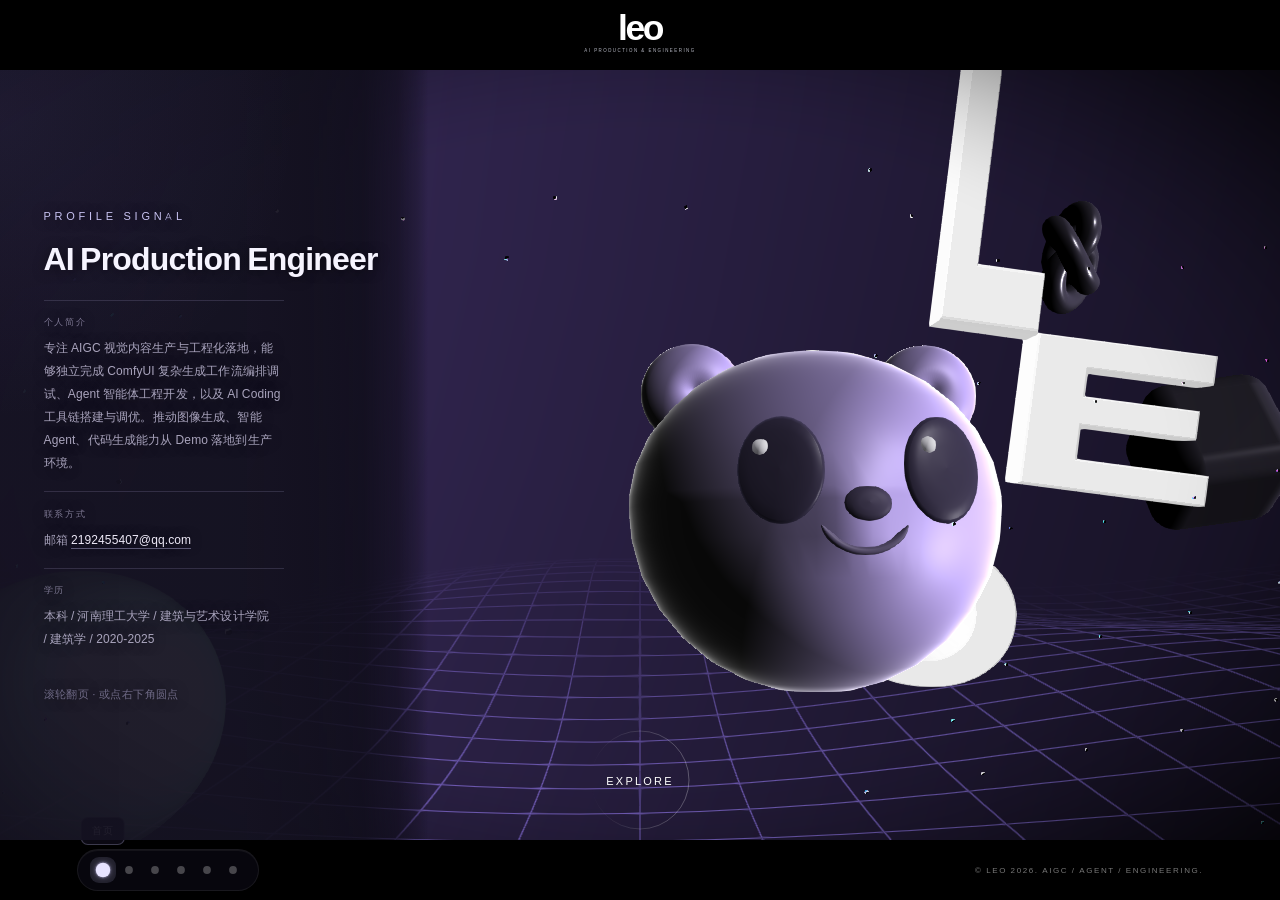
<file: index.html>
<!doctype html>
<html lang="zh-CN">
<head>
<meta charset="UTF-8">
<meta name="viewport" content="width=device-width, initial-scale=1.0">
<meta name="color-scheme" content="dark">
<title>Leo — AI Production Engineer</title>
<meta name="description" content="Leo 的个人作品集：AIGC 视觉生产、ComfyUI 工作流、Agent 智能体与 AI Coding 工具链。让 AI 能力从 Demo 稳定落地到生产。">
<link rel="icon" href="./icon.svg" type="image/svg+xml">
<link rel="stylesheet" href="./css/style.css?v=20261116-noblack">
<link rel="stylesheet" href="./css/gallery.css?v=20261116-loop2">
<link rel="stylesheet" href="./css/video-gallery.css?v=20261116-wfprompt3">
</head>
<body>
	<div class="content-wrapper">
		<div class="kora-loader" role="status" aria-label="Loading Leo">
			<div class="kora-loader-bunny" data-mascot="bear">
				<svg viewBox="0 0 120 120" width="128" height="128" aria-hidden="true">
					<!-- 外发光描边层 -->
					<g fill="#c8c3f2" stroke="#c8c3f2" stroke-width="6" stroke-linejoin="round">
						<circle cx="26" cy="35" r="14.5"/>
						<circle cx="94" cy="35" r="14.5"/>
						<ellipse cx="60" cy="68" rx="45" ry="36"/>
					</g>
					<!-- 黑色本体：盖住内部描边，只留外圈 -->
					<g fill="#050508">
						<circle cx="26" cy="35" r="14.5"/>
						<circle cx="94" cy="35" r="14.5"/>
						<ellipse cx="60" cy="68" rx="45" ry="36"/>
					</g>
					<!-- 熊猫黑眼圈 -->
					<g fill="#c8c3f2">
						<ellipse cx="41" cy="60" rx="13" ry="15.5" transform="rotate(-18 41 60)"/>
						<ellipse cx="79" cy="60" rx="13" ry="15.5" transform="rotate(18 79 60)"/>
					</g>
					<!-- 眼睛：瞳孔 + 高光 -->
					<g fill="#08080d">
						<ellipse cx="42.6" cy="61" rx="5.2" ry="6.2"/>
						<ellipse cx="77.4" cy="61" rx="5.2" ry="6.2"/>
					</g>
					<g fill="#fdfdff">
						<circle cx="40.4" cy="58.4" r="1.9"/>
						<circle cx="75.2" cy="58.4" r="1.9"/>
					</g>
					<!-- 鼻 + 微笑 -->
					<ellipse cx="60" cy="80" rx="6.2" ry="4.6" fill="#c8c3f2"/>
					<path d="M53 87c2.2 4.2 11.8 4.2 14 0" fill="none" stroke="#c8c3f2" stroke-width="2.6" stroke-linecap="round" opacity=".9"/>
				</svg>
			</div>
			<div class="kora-loader-shadow"></div>
		</div>
		<div class="content">
			<div class="header">
				<div class="header-logo"><svg viewBox="0 0 260 90" fill="none" xmlns="http://www.w3.org/2000/svg" role="img" aria-label="Leo — AI production portfolio"><text x="130" y="60" text-anchor="middle" fill="white" font-family="Arial, sans-serif" font-weight="700" font-size="72" letter-spacing="-5">leo</text><text x="130" y="83" text-anchor="middle" fill="#b9bbc6" font-family="Arial, sans-serif" font-size="9" letter-spacing="3">AI PRODUCTION &amp; ENGINEERING</text></svg>
				</div>
			</div>
			<div class="section-wrap" data-visible="false">
				<div class="scroll">
					<button class="scroll-btn">EXPLORE</button>
					<div class="scroll-fillCircle"></div>
					<svg
						class="scroll-circle"
						xmlns="http://www.w3.org/2000/svg"
						width="200"
						height="200"
						viewBox="0 0 200 200"
						fill="none"
						color="#fff"
						>
						<defs>
							<linearGradient id="spinner-gradient">
							<stop offset="0%" stop-opacity="0" stop-color="currentColor" />
							<stop offset="100%" stop-opacity="1" stop-color="currentColor" />
							</linearGradient>
						</defs>
						<circle
							cx="100"
							cy="100"
							r="98"
							fill="none"
							stroke="url(#spinner-gradient)"
							stroke-width="1.1"
							opacity=".5"
						/>
					</svg>
				</div>
				<canvas id="canvas"></canvas>
				<div class="subtitles">
				</div>
				<div class="section section1">
					<aside class="leo-panel leo-panel--hero leo-panel--profile">
						<p class="leo-profile-title">PROFILE SIGNAL</p>
						<h1 class="leo-profile-role">AI Production Engineer</h1>

						<div class="leo-profile-block">
							<p class="leo-profile-tag">个人简介</p>
							<p class="leo-profile-text">专注 AIGC 视觉内容生产与工程化落地，能够独立完成 ComfyUI 复杂生成工作流编排调试、Agent 智能体工程开发，以及 AI Coding 工具链搭建与调优。推动图像生成、智能 Agent、代码生成能力从 Demo 落地到生产环境。</p>
						</div>

						<div class="leo-profile-block">
							<p class="leo-profile-tag">联系方式</p>
							<p class="leo-profile-text">邮箱 <a class="leo-profile-link" href="mailto:2192455407@qq.com">2192455407@qq.com</a></p>
						</div>

						<div class="leo-profile-block">
							<p class="leo-profile-tag">学历</p>
							<p class="leo-profile-text"><span class="leo-profile-seg">本科</span> <span class="leo-profile-seg">/ 河南理工大学</span> <span class="leo-profile-seg">/ 建筑与艺术设计学院</span> <span class="leo-profile-seg">/ 建筑学</span> <span class="leo-profile-seg">/ 2020-2025</span></p>
						</div>

						<p class="leo-panel-note">滚轮翻页 · 或点右下角圆点</p>
					</aside>
				</div>
				<div class="section section2">
					<section class="photo-gallery" aria-label="作品图片画廊">
						<div class="photo-gallery-scroll" tabindex="0" aria-label="当前作品页面，上下滚动浏览">
							<div class="photo-gallery-sticky">
								<div class="photo-gallery-topline"><span>LEO / SELECTED WORKS</span><span>03 PAGES <i aria-hidden="true">·</i> 53 FRAMES</span></div>
								<nav class="photo-gallery-tabs" aria-label="作品分类导航"></nav>
							</div>
							<div class="photo-gallery-content">
								<div class="photo-gallery-intro"><p>ACG / SELECTED WORKS</p><h2>ACG 插画</h2><span class="photo-gallery-hint">角色海报精选 · 竖幅视觉作品</span></div>
								<div class="photo-gallery-groups"></div>
								<p class="photo-gallery-end">END OF COLLECTION <span>— LEO / 2026</span></p>
							</div>
						</div>
						<div class="photo-lightbox" role="dialog" aria-modal="true" aria-label="作品图片预览" hidden>
							<div class="photo-lightbox-shade" data-close-lightbox></div>
							<div class="photo-lightbox-toolbar"><nav class="photo-lightbox-tabs" aria-label="切换作品系列"></nav><button class="photo-lightbox-close" type="button" aria-label="关闭图片预览">×</button></div>
							<div class="photo-lightbox-stage">
								<button class="photo-lightbox-arrow photo-lightbox-previous" type="button" aria-label="上一张">‹</button>
								<figure class="photo-lightbox-figure"><img class="photo-lightbox-image" alt="" decoding="async"><figcaption><span><small class="photo-lightbox-category"></small><strong class="photo-lightbox-title"></strong></span><small class="photo-lightbox-count"></small></figcaption></figure>
								<button class="photo-lightbox-arrow photo-lightbox-next" type="button" aria-label="下一张">›</button>
							</div>
							<p class="photo-lightbox-footnote">← → 切换作品 <span>ESC 关闭</span></p>
						</div>
					</section>
				</div>
				<div class="section section3">
					<aside class="leo-panel">
						<p class="leo-panel-label">ABOUT / 关于</p>
						<p class="leo-panel-lead">把生成能力，变成稳定的生产力。</p>
						<p class="leo-panel-body">专注 AIGC 视觉内容生产与工程化落地，覆盖 ComfyUI 工作流编排、Agent 智能体开发与 AI Coding 工具链搭建。</p>
						<p class="leo-panel-body">从生成 Demo 到稳定交付：让图像生成、智能 Agent 与代码生成能力接入真实流程，可靠地解决问题。</p>
						<ul class="leo-tags">
							<li>ComfyUI</li>
							<li>AIGC</li>
							<li>Agent</li>
							<li>AI Coding</li>
							<li>Workflow</li>
						</ul>
					</aside>
				</div>
				<div class="section section5">
					<section class="video-showcase" aria-label="视频作品集">
						<div class="video-showcase-scroll" tabindex="0" aria-label="视频作品环形画廊，可拖动浏览">
							<div class="video-showcase-shell">
								<header class="video-showcase-heading">
									<p class="video-showcase-kicker">VIDEO / SELECTED WORKS</p>
									<h1>视频作品</h1>
									<p>5 部动态作品 · 拖动切换，点击卡片原位播放</p>
								</header>
								<div class="video-arc-stage">
									<div class="video-arc" role="list" aria-label="影片环形画廊，可拖动浏览">
													<article class="video-card" role="listitem" data-src="./assets/video/video-01.mp4" data-title="3D 电商手机商品动画" data-desc="以悬浮手机与电商界面为主体的产品展示短片，呈现设备外观、商品内容与空间光影。">
														<button class="video-card-trigger" type="button" aria-label="播放：3D 电商手机商品动画">
															<img src="./assets/video/poster-01.png" alt="" loading="lazy" decoding="async">
															<span class="video-card-play" aria-hidden="true"></span>
														</button>
													</article>
													<article class="video-card" role="listitem" data-src="./assets/video/video-02.mp4" data-title="红色舞台角色视觉短片" data-desc="围绕红色灯光与角色造型展开的竖屏视觉作品，突出人物形象与整体氛围。">
														<button class="video-card-trigger" type="button" aria-label="播放：红色舞台角色视觉短片">
															<img src="./assets/video/poster-02.png" alt="" loading="lazy" decoding="async">
															<span class="video-card-play" aria-hidden="true"></span>
														</button>
													</article>
													<article class="video-card" role="listitem" data-src="./assets/video/video-03.mp4" data-title="水溶C 创意广告展示" data-desc="以水溶C 果汁饮料为主角的创意广告片段，明亮背景与悬浮果实营造清爽的产品语气。">
														<button class="video-card-trigger" type="button" aria-label="播放：水溶C 创意广告展示">
															<img src="./assets/video/poster-03.png" alt="" loading="lazy" decoding="async">
															<span class="video-card-play" aria-hidden="true"></span>
														</button>
													</article>
													<article class="video-card" role="listitem" data-src="./assets/video/video-04.mp4" data-title="人物穿搭展示" data-desc="以室内空间为背景呈现人物与服装造型，关注穿搭轮廓、色彩和环境氛围。">
														<button class="video-card-trigger" type="button" aria-label="播放：人物穿搭展示">
															<img src="./assets/video/poster-04.png" alt="" loading="lazy" decoding="async">
															<span class="video-card-play" aria-hidden="true"></span>
														</button>
													</article>
													<article class="video-card" role="listitem" data-src="./assets/video/video-05.mp4" data-title="幻想角色视觉短片" data-desc="以白发角色与暗红黑色系造型为视觉重点，呈现幻想风格人物形象。">
														<button class="video-card-trigger" type="button" aria-label="播放：幻想角色视觉短片">
															<img src="./assets/video/poster-05.png" alt="" loading="lazy" decoding="async">
															<span class="video-card-play" aria-hidden="true"></span>
														</button>
													</article>
									</div>
								</div>
								<div class="video-caption" aria-live="polite">
									<p class="video-caption-index">VIDEO / 01</p>
									<h2 class="video-caption-title">3D 电商手机商品动画</h2>
									<p class="video-caption-desc">以悬浮手机与电商界面为主体的产品展示短片，呈现设备外观、商品内容与空间光影。</p>
								</div>
							</div>
						</div>
					</section>
				</div>
				<div class="section section6" data-visible="false" inert aria-hidden="true">
					<section class="resource-showcase loro-showcase" aria-label="LORO 已训练模型">
						<div class="resource-showcase-scroll" tabindex="0" aria-label="LORO 模型内容，可上下滚动">
							<div class="resource-showcase-shell">
								<header class="resource-showcase-heading">
									<div><p class="resource-showcase-kicker">MODEL / LORA TRAINING</p><h1>LORO</h1><p>已训练模型 · ModelScope 文件页</p></div>
									<span class="resource-showcase-count">02 MODELS</span>
								</header>
								<div class="loro-dossiers">
									<article class="loro-dossier">
										<div class="loro-dossier-main">
											<figure class="loro-dossier-cover loro-dossier-cover--compare"><div class="compare" data-compare role="slider" tabindex="0" style="--p:50%" aria-label="Q版人物 LORO：左右拉动对照原图与 Q 版结果" aria-valuemin="0" aria-valuemax="100" aria-valuenow="50"><div class="compare-layer compare-b"><img src="./assets/gallery/loro-q-1-result.webp" alt="调整后：同一角色 Q 版化后的造型" loading="lazy"></div><div class="compare-layer compare-a"><img src="./assets/gallery/loro-q-1-source.webp" alt="原图：暗红配色的魔女全身立绘" loading="lazy"></div><div class="compare-divider" aria-hidden="true"></div><div class="compare-handle" aria-hidden="true"></div><span class="compare-tag compare-tag-a">原图</span><span class="compare-tag compare-tag-b">调整后</span></div><figcaption>Q VERSION · 原图 / Q 版对照</figcaption></figure>
											<div class="loro-dossier-copy"><div class="loro-dossier-title"><div><p class="resource-card-index">01 / TRAINED MODEL</p><h2>Q版人物 LORO</h2></div><span class="loro-dossier-code">QWEN / CHARACTER</span></div><p class="resource-card-description">Q 版人物方向的已训练模型。当前页面呈现模型入口与站内相关视觉作品，具体训练配置请以模型文件页为准。</p><dl class="loro-specs"><div><dt>MODEL</dt><dd>Sakuraleo / Qwen</dd></div><div><dt>方向</dt><dd>Q 版人物</dd></div><div><dt>资料</dt><dd>ModelScope 模型仓库</dd></div><div><dt>训练参数</dt><dd>以仓库信息为准</dd></div></dl><a class="resource-card-link" href="https://www.modelscope.cn/models/Sakuraleo/Qwen/files" target="_blank" rel="noopener noreferrer">在线查看模型 <span aria-hidden="true">↗</span></a></div>
										</div>
										<div class="loro-dossier-samples"><p>Q VERSION / VISUALS <span>用户提供的 Q 版人物作品图</span></p><div class="loro-sample-strip"><img src="./assets/gallery/loro-q-2-end.jpg" alt="Q版人物作品示例 2" loading="lazy"><img src="./assets/gallery/loro-q-3-end.jpg" alt="Q版人物作品示例 3" loading="lazy"><img src="./assets/gallery/loro-q-5-end.jpg" alt="Q版人物作品示例 5" loading="lazy"><img src="./assets/gallery/loro-q-7-end.jpg" alt="Q版人物作品示例 7" loading="lazy"><img src="./assets/gallery/loro-q-8-end.jpg" alt="Q版人物作品示例 8" loading="lazy"><img src="./assets/gallery/loro-q-9-end.jpg" alt="Q版人物作品示例 9" loading="lazy"></div></div>
									</article>
									<article class="loro-dossier">
										<div class="loro-dossier-main">
											<figure class="loro-dossier-cover loro-dossier-cover--wide"><img src="./assets/gallery/loro-xhc-cover.webp" alt="新海诚风格 LORO 视觉作品，云层与城市天际线" loading="lazy"><figcaption>SHINKAI STYLE · 用户提供作品图</figcaption></figure>
											<div class="loro-dossier-copy"><div class="loro-dossier-title"><div><p class="resource-card-index">02 / TRAINED MODEL</p><h2>新海诚风格 LORO</h2></div><span class="loro-dossier-code">KREA-2 / STYLE</span></div><p class="resource-card-description">风格化画面方向的已训练模型。沿用左图主视觉、右侧资料表与下方横向作品带的排版；实际效果与参数请查看模型仓库。</p><dl class="loro-specs"><div><dt>MODEL</dt><dd>Sakuraleo / krea-2</dd></div><div><dt>方向</dt><dd>新海诚风格</dd></div><div><dt>资料</dt><dd>ModelScope 模型仓库</dd></div><div><dt>训练参数</dt><dd>以仓库信息为准</dd></div></dl><a class="resource-card-link" href="https://www.modelscope.cn/models/Sakuraleo/krea-2/files?version=20261115104831" target="_blank" rel="noopener noreferrer">在线查看模型 <span aria-hidden="true">↗</span></a></div>
										</div>
										<div class="loro-dossier-samples"><p>SHINKAI STYLE / VISUALS <span>用户提供的风格作品图</span></p><div class="loro-sample-strip loro-sample-strip--7"><img src="./assets/gallery/loro-xhc-girl.jpg" alt="黄昏海边的动画风格人物" loading="lazy"><img src="./assets/gallery/loro-xhc-street.png" alt="明亮天空下的日式街景" loading="lazy"><img src="./assets/gallery/loro-xhc-sunset.webp" alt="海边草地上的人物与晚霞" loading="lazy"><img src="./assets/gallery/loro-xhc-railway.png" alt="铁道旁的明亮风景" loading="lazy"><img src="./assets/gallery/loro-xhc-bridge.png" alt="黄昏时分的桥景" loading="lazy"><img src="./assets/gallery/loro-xhc-searoad.webp" alt="晴空下的海边公路、渔船与码头" loading="lazy"><img src="./assets/gallery/loro-xhc-station.webp" alt="海边站台长椅上望向海面的少女" loading="lazy"></div></div>
									</article>
								</div>
							</div>
						</div>
					</section>
				</div>
				<div class="section section7" data-visible="false" inert aria-hidden="true">
					<section class="resource-showcase workflow-showcase" aria-label="ComfyUI 工作流">
						<div class="resource-showcase-scroll" tabindex="0" aria-label="ComfyUI 工作流文件，可上下滚动">
							<div class="resource-showcase-shell">
								<header class="resource-showcase-heading">
									<div><p class="resource-showcase-kicker">COMFYUI / WORKFLOW COLLECTION</p><h1>ComfyUI 工作流</h1><p>4 份 JSON 工作流 · 下载文件或展开节点详情</p></div>
									<span class="resource-showcase-count">04 FILES</span>
								</header>
							<div class="workflow-card-grid">
								<article class="workflow-card">
									<div class="workflow-card-copy">
										<p class="workflow-card-meta"><span>01</span>壁纸生成与放大</p>
										<h2>Krea2 二次元 4K 艺术壁纸</h2>
										<p class="workflow-card-description">Krea2 与风格 LoRA 组合，经过采样及图像放大输出壁纸。</p>
										<ul class="workflow-tags"><li>Krea2 Turbo</li><li>LoRA Loader</li><li>4x-AnimeSharp</li></ul>
										<div class="workflow-card-actions">
											<a class="resource-card-link" href="./assets/workflows/Krea2-二次元-4k艺术壁纸.json" download="Krea2-二次元-4k艺术壁纸.json">下载工作流 <span aria-hidden="true">↓</span></a>
											<button class="workflow-detail-trigger" type="button" data-workflow="krea2-wallpaper" aria-haspopup="dialog">查看详情 <span aria-hidden="true">↗</span></button>
										</div>
									</div>
									<figure class="workflow-card-media">
										<img src="./assets/gallery/workflow-pyro-heart.jpg" alt="Pyro Heart 角色宣传视觉海报" loading="lazy"><figcaption>PYRO HEART · 角色视觉</figcaption>
									</figure>
								</article>
								<article class="workflow-card">
									<div class="workflow-card-copy">
										<p class="workflow-card-meta"><span>02</span>文生图 / 洗图 / 改图</p>
										<h2>MOSS 全自动图像创作与编辑</h2>
										<p class="workflow-card-description">结合扩写、采样与 SeedVR2 放大节点的人像创作工作流。</p>
										<ul class="workflow-tags"><li>MOSS SFT</li><li>RHLLMChatNode</li><li>SeedVR2</li></ul>
										<div class="workflow-card-actions">
											<a class="resource-card-link" href="./assets/workflows/MOSS+全自动文生图_洗图_改图（人物特写_改变风格）.json" download="MOSS+全自动文生图_洗图_改图（人物特写_改变风格）.json">下载工作流 <span aria-hidden="true">↓</span></a>
											<button class="workflow-detail-trigger" type="button" data-workflow="moss-image-edit" aria-haspopup="dialog">查看详情 <span aria-hidden="true">↗</span></button>
										</div>
									</div>
									<figure class="workflow-card-media">
										<img src="./assets/gallery/portrait-photo-02.webp" alt="站内人像作品，作为工作流主题的版式配图，并非该工作流输出" loading="lazy"><figcaption>站内配图 · 非流程输出</figcaption>
									</figure>
								</article>
								<article class="workflow-card">
									<div class="workflow-card-copy">
										<p class="workflow-card-meta"><span>03</span>人像姿势编辑</p>
										<h2>Qwen Image 2.1 人像姿势编辑</h2>
										<p class="workflow-card-description">以角色姿势图为参考，重绘同一角色的站姿与构图。</p>
										<ul class="workflow-tags"><li>Qwen Image 2.1</li><li>RH_PoseGallery</li><li>KSampler</li></ul>
										<div class="workflow-card-actions">
											<a class="resource-card-link" href="./assets/workflows/Qwen-image2.1-人像姿势编辑.json" download="Qwen-image2.1-人像姿势编辑.json">下载工作流 <span aria-hidden="true">↓</span></a>
											<button class="workflow-detail-trigger" type="button" data-workflow="qwen-pose-edit" aria-haspopup="dialog">查看详情 <span aria-hidden="true">↗</span></button>
										</div>
									</div>
									<figure class="workflow-card-media">
										<div class="compare" data-compare role="slider" tabindex="0" style="--p:50%" aria-label="人像姿势编辑：左右拉动对照原图与调整后" aria-valuemin="0" aria-valuemax="100" aria-valuenow="50"><div class="compare-layer compare-b"><img src="./assets/gallery/workflow-qwen-result.webp" alt="调整后：同一角色改为站姿与全身构图" loading="lazy"></div><div class="compare-layer compare-a"><img src="./assets/gallery/workflow-qwen-source.webp" alt="原图：角色姿势参考（蹲姿）" loading="lazy"></div><div class="compare-divider" aria-hidden="true"></div><div class="compare-handle" aria-hidden="true"></div><span class="compare-tag compare-tag-a">原图</span><span class="compare-tag compare-tag-b">调整后</span></div>
									</figure>
								</article>
								<article class="workflow-card">
									<div class="workflow-card-copy">
										<p class="workflow-card-meta"><span>04</span>一键转 Q 版</p>
										<h2>一键转 Q 版 工作流 V1</h2>
										<p class="workflow-card-description">Qwen Image Edit 与 Q 版 LoRA 组合，接入图像放大节点。</p>
										<ul class="workflow-tags"><li>Qwen Image Edit</li><li>QcartoonV1</li><li>SeedVR2</li></ul>
										<div class="workflow-card-actions">
											<a class="resource-card-link" href="./assets/workflows/【Aaron寄语秋歌】一键转Q版工作流V1.json" download="【Aaron寄语秋歌】一键转Q版工作流V1.json">下载工作流 <span aria-hidden="true">↓</span></a>
											<button class="workflow-detail-trigger" type="button" data-workflow="qwen-chibi" aria-haspopup="dialog">查看详情 <span aria-hidden="true">↗</span></button>
										</div>
									</div>
									<figure class="workflow-card-media">
										<div class="compare" data-compare role="slider" tabindex="0" style="--p:50%" aria-label="一键转 Q 版：左右拉动对照原图与 Q 版结果" aria-valuemin="0" aria-valuemax="100" aria-valuenow="50"><div class="compare-layer compare-b"><img src="./assets/gallery/workflow-q36-result.webp" alt="调整后：Q 版化角色，红裙造型保留" loading="lazy"></div><div class="compare-layer compare-a"><img src="./assets/gallery/workflow-q36-source.webp" alt="原图：红裙角色全身写真" loading="lazy"></div><div class="compare-divider" aria-hidden="true"></div><div class="compare-handle" aria-hidden="true"></div><span class="compare-tag compare-tag-a">原图</span><span class="compare-tag compare-tag-b">调整后</span></div>
									</figure>
								</article>
								</div>
							</div>
						</div>
					</section>
				</div>
			</div>
			<div class="footer">
				<div class="footer-timeline">
					<button class="footer-timeline-item" type="button" data-section="1" aria-label="首页"><span class="tl-label" aria-hidden="true">首页</span></button>
					<button class="footer-timeline-item" type="button" data-section="2" aria-label="作品"><span class="tl-label" aria-hidden="true">作品</span></button>
					<button class="footer-timeline-item" type="button" data-section="3" aria-label="视频作品"><span class="tl-label" aria-hidden="true">视频作品</span></button>
					<button class="footer-timeline-item" type="button" data-section="4" aria-label="LORO"><span class="tl-label" aria-hidden="true">LORO</span></button>
					<button class="footer-timeline-item" type="button" data-section="5" aria-label="ComfyUI 工作流"><span class="tl-label" aria-hidden="true">ComfyUI 工作流</span></button>
					<button class="footer-timeline-item" type="button" data-section="6" aria-label="关于"><span class="tl-label" aria-hidden="true">关于</span></button>
				</div>
				<button class="footer-continue" type="button" aria-label="Continue to the page">Continue <span aria-hidden="true">↓</span></button>
				<div class="footer-copyright">
					© LEO 2026.<span class="footer-copy-tail"> AIGC / AGENT / ENGINEERING.</span>
				</div>
			</div>
		</div>
	</div>
	<script>
	/* 加载兼容垫片
	   某些托管环境（含本地预览）的 CSP 只把 blob: 放进 img-src / default-src，
	   却没放进 connect-src。而 GLTFLoader 默认使用 ImageBitmapLoader，
	   它靠 fetch(blob:...) 读取 GLB 内嵌贴图，会被 CSP 直接拒绝；
	   贴图返回 null 后引擎在 assignTexture 里给贴图写 encoding 时抛错，
	   整条加载链中断，world 的 load 事件永不触发，页面就永远停在兔子 loader 上。
	   把 createImageBitmap 置空即可让 GLTFLoader 回退到 TextureLoader（img 标签），
	   而 blob: 在 img-src 中是放行的，贴图就能正常解码。 */
	(function () {
		try { window.createImageBitmap = undefined; } catch (e) {}
		try { delete window.createImageBitmap; } catch (e) {}
	})();
	</script>
	<script>
	/* 左栏宽度由首页文字撑开（fit-content），这里把实测值写进 --leo-rail-w，
	   让联系页那块同款底色板与表单起点对齐，翻页时左栏宽度不会跳动。 */
	(function () {
		const sync = () => {
			const p = document.querySelector('.section1 .leo-panel');
			if (!p) return;
			const w = Math.round(p.getBoundingClientRect().width);
			if (w > 0) document.documentElement.style.setProperty('--leo-rail-w', w + 'px');
		};
		sync();
		window.addEventListener('load', sync);
		window.addEventListener('resize', sync);
		if (document.fonts && document.fonts.ready) document.fonts.ready.then(sync);
	})();
	</script>
	<script src="./js/script.js"></script>
	<script src="./js/section-extension.js?v=20261116-loop"></script>
	<script src="./js/drift-wall.js?v=20261116-drift"></script>
	<script src="./js/gallery.js?v=20261116-loop"></script>
	<script src="./js/video-gallery.js?v=20261116-wheel3"></script>
	<script src="./js/chapter-motion.js?v=20261116-noblack2"></script>
	<script src="./js/compare-slider.js?v=20261116-wfdetail"></script>
	<script src="./js/workflow-detail.js?v=20261116-prompt2"></script>
</body>
</html>
</file>
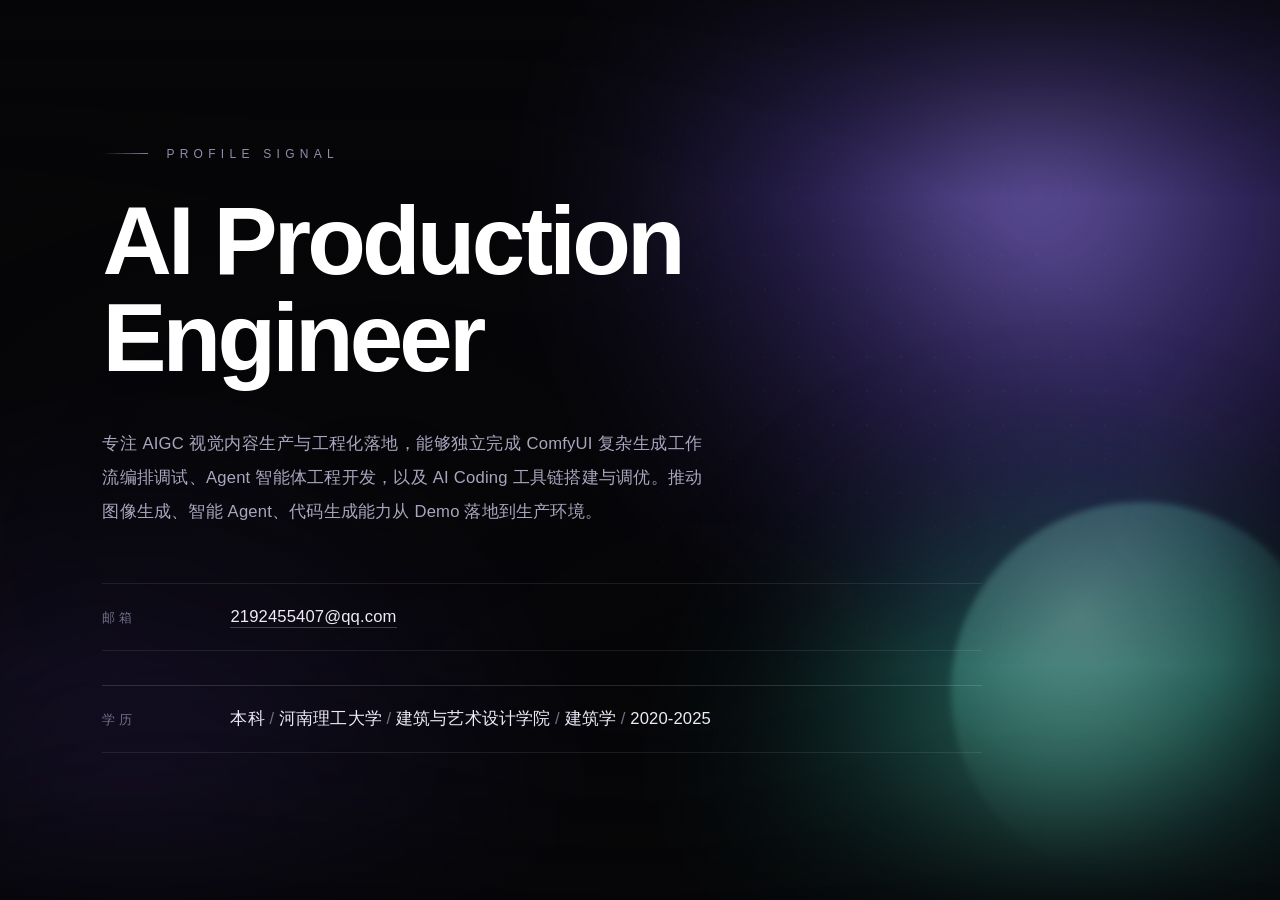
<file: profile.html>
<!doctype html>
<html lang="zh-CN">
<head>
<meta charset="UTF-8">
<meta name="viewport" content="width=device-width, initial-scale=1, viewport-fit=cover">
<meta name="color-scheme" content="dark">
<meta name="theme-color" content="#060608">
<title>PROFILE SIGNAL — AI Production Engineer</title>
<meta name="description" content="专注 AIGC 视觉内容生产与工程化落地，能够独立完成 ComfyUI 复杂生成工作流编排调试、Agent 智能体工程开发，以及 AI Coding 工具链搭建与调优。">
<link rel="icon" href="./icon.svg" type="image/svg+xml">
<style>
  :root{
    --bg:#060608;
    --ink:#f4f2fb;
    --ink-2:#aaa5be;
    --ink-3:#726d87;
    --line:rgba(255,255,255,.085);
    --pad-x:clamp(24px,8vw,132px);
  }

  *,*::before,*::after{margin:0;padding:0;box-sizing:border-box}

  html{-webkit-text-size-adjust:100%}
  html,body{min-height:100%}

  body{
    background:var(--bg);
    color:var(--ink);
    font-family:-apple-system,BlinkMacSystemFont,"Segoe UI","PingFang SC","Hiragino Sans GB","Microsoft YaHei",Roboto,Helvetica,Arial,sans-serif;
    -webkit-font-smoothing:antialiased;
    -moz-osx-font-smoothing:grayscale;
    overflow-x:hidden;
  }

  /* ---------- 背景光场：右侧紫青双光斑 + 极细点阵，纯 CSS 无素材 ---------- */
  .stage{position:fixed;inset:0;z-index:0;overflow:hidden;pointer-events:none}

  .glow{position:absolute;border-radius:50%;will-change:transform}
  .glow--violet{
    width:min(82vw,1080px);aspect-ratio:1;right:-22vw;top:-26vw;
    background:radial-gradient(circle at 50% 50%,
      rgba(158,132,255,.60) 0%,
      rgba(116,88,232,.34) 30%,
      rgba(74,54,150,.12) 56%,
      rgba(74,54,150,0) 70%);
    filter:blur(44px);
    opacity:.95;
  }
  .glow--mint{
    width:min(66vw,880px);aspect-ratio:1;right:-16vw;bottom:-24vw;
    background:radial-gradient(circle at 50% 50%,
      rgba(104,244,214,.58) 0%,
      rgba(56,204,184,.28) 30%,
      rgba(24,110,108,.09) 54%,
      rgba(24,110,108,0) 68%);
    filter:blur(48px);
    opacity:.9;
  }
  .glow--deep{
    width:min(80vw,1000px);aspect-ratio:1;left:-28vw;bottom:-34vw;
    background:radial-gradient(circle at 50% 50%,
      rgba(76,52,148,.34) 0%,
      rgba(48,32,96,.14) 44%,
      rgba(48,32,96,0) 66%);
    filter:blur(60px);
  }

  /* 参考图里那枚带清晰边缘的光斑 */
  .orb{
    position:absolute;right:-4vw;bottom:2vh;
    width:min(30vw,380px);aspect-ratio:1;border-radius:50%;
    background:radial-gradient(circle at 34% 30%,
      rgba(196,255,244,.30) 0%,
      rgba(104,230,208,.22) 40%,
      rgba(60,180,180,.06) 66%,
      rgba(0,0,0,0) 78%);
    filter:blur(3px);
    mix-blend-mode:screen;
    opacity:.75;
  }

  .grid{
    position:absolute;inset:0;
    background-image:radial-gradient(rgba(255,255,255,.055) 1px,transparent 1px);
    background-size:34px 34px;
    -webkit-mask-image:radial-gradient(ellipse 78% 68% at 68% 42%,#000 0%,transparent 72%);
    mask-image:radial-gradient(ellipse 78% 68% at 68% 42%,#000 0%,transparent 72%);
    opacity:.7;
  }

  /* 边缘压暗，避免光晕冲到画面边界 */
  .vignette{
    position:absolute;inset:0;
    background:
      linear-gradient(180deg,rgba(6,6,8,.72) 0%,rgba(6,6,8,0) 22%,rgba(6,6,8,0) 74%,rgba(6,6,8,.86) 100%),
      radial-gradient(ellipse at 30% 50%,rgba(6,6,8,.55) 0%,rgba(6,6,8,0) 60%);
  }

  /* ---------- 版面 ---------- */
  .page{
    position:relative;z-index:1;
    min-height:100svh;
    display:flex;
    padding:clamp(48px,9vh,110px) var(--pad-x);
  }

  /* margin:auto 垂直居中，内容超高时自动退化为顶部起始，不会被裁 */
  .profile{width:100%;max-width:880px;margin:auto 0}

  /* 标题 PROFILE SIGNAL —— 大字符间距标签，与职位共同构成首屏视觉焦点 */
  .eyebrow{
    display:flex;align-items:center;gap:clamp(12px,1.6vw,18px);
    font-size:clamp(10.5px,1.02vw,12px);
    font-weight:500;
    letter-spacing:.44em;
    text-transform:uppercase;
    color:#918caa;
    white-space:nowrap;
  }
  .eyebrow::before{
    content:"";display:block;
    width:clamp(26px,3.6vw,46px);height:1px;
    background:linear-gradient(90deg,rgba(145,140,170,0),rgba(145,140,170,.9));
    flex:none;
  }

  /* 职位 —— 全页最强对比度 */
  .role{
    margin-top:clamp(20px,2.6vw,32px);
    font-size:clamp(40px,7.9vw,96px);
    line-height:1.01;
    letter-spacing:-.04em;
    font-weight:800;
    color:#fff;
    max-width:7em; /* 稳定两行：Al Production / Engineer */
  }

  /* 简介 */
  .intro{
    margin-top:clamp(24px,3.2vw,40px);
    max-width:600px;
    font-size:clamp(14.5px,1.3vw,17px);
    line-height:2.05;
    letter-spacing:.012em;
    color:var(--ink-2);
    text-align:justify;
    text-justify:inter-ideograph;
    text-wrap:pretty;
  }

  /* 信息分区：联系方式 / 学历 各自成组 */
  .block{
    margin-top:clamp(34px,4.2vw,56px);
    border-top:1px solid var(--line);
  }
  .block--edu{
    margin-top:clamp(24px,2.8vw,34px);
    border-top-color:rgba(255,255,255,.14);
  }

  .row{
    display:grid;
    grid-template-columns:clamp(68px,9vw,104px) minmax(0,1fr);
    gap:0 clamp(14px,2vw,24px);
    align-items:baseline;
    padding:clamp(15px,1.7vw,19px) 0;
    border-bottom:1px solid var(--line);
  }
  .row dt{
    font-size:clamp(11.5px,1.02vw,12.5px);
    letter-spacing:.26em;
    color:var(--ink-3);
    font-weight:400;
    white-space:nowrap;
  }
  .row dd{
    font-size:clamp(14.5px,1.3vw,17px);
    font-weight:500;
    line-height:1.7;
    color:#eeeaf8;
    letter-spacing:.008em;
    word-break:break-word;
  }
  .row dd a{
    color:inherit;text-decoration:none;
    border-bottom:1px solid rgba(255,255,255,.22);
    padding-bottom:1px;
    transition:border-color .25s,color .25s;
  }
  .row dd a:hover{border-color:rgba(180,164,255,.9);color:#fff}

  .num{font-variant-numeric:tabular-nums}
  .sep{color:var(--ink-3)}
  .seg{display:inline-block;white-space:nowrap}

  /* ---------- 入场 ---------- */
  @keyframes rise{from{opacity:0;transform:translateY(16px)}to{opacity:1;transform:none}}
  @keyframes glowIn{from{opacity:0;transform:scale(.94)}to{opacity:1;transform:none}}

  .profile > *{animation:rise .95s cubic-bezier(.16,.84,.3,1) both}
  .profile > *:nth-child(1){animation-delay:.08s}
  .profile > *:nth-child(2){animation-delay:.16s}
  .profile > *:nth-child(3){animation-delay:.26s}
  .profile > *:nth-child(4){animation-delay:.36s}
  .profile > *:nth-child(5){animation-delay:.44s}

  .glow--violet,.orb{animation:glowIn 1.6s cubic-bezier(.16,.84,.3,1) both}
  .glow--mint{animation:glowIn 1.9s cubic-bezier(.16,.84,.3,1) .12s both}

  @media(prefers-reduced-motion:reduce){*{animation:none!important}}

  /* ---------- 响应式 ---------- */
  @media(max-width:900px){
    :root{--pad-x:clamp(22px,6vw,56px)}
    .glow--violet{right:-34vw;top:-24vw;opacity:.8}
    .glow--mint{right:-30vw;bottom:-30vw;opacity:.75}
    .orb{right:-12vw;bottom:4vh;opacity:.6}
    .grid{
      -webkit-mask-image:radial-gradient(ellipse 100% 60% at 62% 26%,#000 0%,transparent 76%);
      mask-image:radial-gradient(ellipse 100% 60% at 62% 26%,#000 0%,transparent 76%);
    }
  }

  @media(max-width:640px){
    .page{padding-top:clamp(48px,10vh,84px);padding-bottom:clamp(40px,8vh,72px)}
    .role{font-size:clamp(34px,10.4vw,54px);letter-spacing:-.03em}
    .intro{max-width:none;text-align:left;line-height:1.95}
    .row{grid-template-columns:1fr;gap:9px;padding:17px 0}
    .row dt{letter-spacing:.24em}
    .row dd{font-size:15px;line-height:1.62}
    .glow--violet{right:-26vw;top:-10vw;opacity:1}
    .glow--mint{right:-34vw;bottom:-10vw;opacity:.9}
  }

  @media(max-height:700px){
    .page{padding-top:clamp(32px,6vh,56px);padding-bottom:clamp(28px,5vh,48px)}
    .eyebrow{margin-bottom:0}
    .role{margin-top:clamp(14px,1.8vw,22px)}
    .intro{margin-top:clamp(16px,2.2vw,26px);line-height:1.9}
    .block{margin-top:clamp(20px,2.6vw,32px)}
    .block--edu{margin-top:clamp(14px,1.8vw,22px)}
    .row{padding:clamp(11px,1.3vw,15px) 0}
  }

  @media(max-width:380px){
    .eyebrow{letter-spacing:.32em;font-size:10px}
  }
</style>
</head>
<body>

<div class="stage" aria-hidden="true">
  <div class="glow glow--violet"></div>
  <div class="glow glow--deep"></div>
  <div class="glow glow--mint"></div>
  <div class="orb"></div>
  <div class="grid"></div>
  <div class="vignette"></div>
</div>

<main class="page">
  <article class="profile">

    <!-- 标题 -->
    <p class="eyebrow">PROFILE SIGNAL</p>

    <!-- 职位 -->
    <h1 class="role">AI Production Engineer</h1>

    <!-- 个人简介 -->
    <p class="intro">专注 AIGC 视觉内容生产与工程化落地，能够独立完成 ComfyUI 复杂生成工作流编排调试、Agent 智能体工程开发，以及 AI Coding 工具链搭建与调优。推动图像生成、智能 Agent、代码生成能力从 Demo 落地到生产环境。</p>

    <!-- 联系方式 -->
    <dl class="block">
      <div class="row">
        <dt>邮箱</dt>
        <dd><a href="mailto:2192455407@qq.com">2192455407@qq.com</a></dd>
      </div>
    </dl>

    <!-- 学历 -->
    <dl class="block block--edu">
      <div class="row">
        <dt>学历</dt>
        <dd><span class="seg">本科</span> <span class="sep">/</span> <span class="seg">河南理工大学</span> <span class="sep">/</span> <span class="seg">建筑与艺术设计学院</span> <span class="sep">/</span> <span class="seg">建筑学</span> <span class="sep">/</span> <span class="seg num">2020-2025</span></dd>
      </div>
    </dl>

  </article>
</main>

</body>
</html>
</file>
<file: css/style.css>
@import"./fonts.css";*{margin:0;box-sizing:border-box}html,body{background-color:#000;width:100%;height:100%;overflow:hidden}#canvas{width:100%;height:100%;pointer-events:none}@media only screen and (max-width: 800px){[data-media=pc]{display:none !important}}@media only screen and (min-width: 800px){[data-media=sp]{display:none !important}}.content-wrapper{width:100%;position:relative;overflow:clip}body{width:100%;height:100%;overflow:hidden}.tp-dfwv{z-index:100}.content{display:flex;width:100%;height:100%;z-index:1;flex-direction:column}.section{position:absolute;width:100%;height:100%;left:0;top:0;pointer-events:none}.section[data-visible=true]{pointer-events:auto}.section-wrap{position:relative;flex:1;width:100%;height:100%}.section-wrap canvas{position:absolute;width:100%;height:100%;left:0;top:0;z-index:0}.header{position:relative;display:flex;width:100%;height:70px;align-items:center;justify-content:center;z-index:10}@media only screen and (max-width: 800px){.header{height:50px}}.header-logo{opacity:0;transition:opacity 3s;transition-delay:.5s}.header-logo[data-visible=true]{opacity:1}.header-logo svg{width:180px}@media only screen and (max-width: 800px){.header-logo svg{width:135px}}.footer{position:relative;width:100%;height:60px;background-color:#000;color:#fff;padding:0 6%;display:flex;align-items:center;justify-content:space-between;z-index:10}@media only screen and (max-width: 800px){.footer{height:50px;padding:0 5%}}.footer-timeline{position:relative;display:flex;justify-content:space-around;opacity:0;transition:opacity 2s;width:20%;max-width:200px}@media only screen and (max-width: 800px){.footer-timeline{position:relative;flex:1;left:unset;padding-right:2vw}}.footer-timeline[data-visible=true]{opacity:1}.footer-timeline-item{width:20px;cursor:pointer;position:relative;display:flex;align-items:center;justify-content:center}.footer-timeline-item::before{content:"";width:100%;padding-top:100%}.footer-timeline-item::after{content:"";position:absolute;width:100%;height:100%;border-radius:50% 50%;background-color:#fff;transform:scale(0.3);transition:transform .5s ease-out,background-color .5s ease-out;z-index:1}.footer-timeline-item[data-state=ready]::after{background-color:#555}.footer-timeline-item[data-state=viewing]{pointer-events:none}.footer-timeline-item[data-state=viewing]::after{transform:scale(0.6)}.footer-timeline-item:hover::after{transform:scale(0.5)}.footer-copyright{position:relative;opacity:0;transition:opacity 2s;text-align:right;font-family:"Roboto",sans-serif;font-size:8px;letter-spacing:.2em;color:#777}.footer-copyright[data-visible=true]{opacity:1}@media only screen and (max-width: 800px){.footer-copyright{position:relative;font-size:8px;letter-spacing:.01em;padding-left:2vw;right:0%}}.subtitles{position:absolute;width:100%;bottom:60px;color:#fff;display:flex;justify-content:center;align-items:center;flex-direction:column;pointer-events:none}@media only screen and (max-width: 800px){.subtitles{bottom:80px}}.subtitles-text{display:inline-block;text-align:center;user-select:none}.subtitles-text span{background-color:rgba(0,0,0,.9);padding:5px 10px;font-family:"Noto Sans JP","Noto Sans",sans-serif;line-height:2em;font-size:min(15px,2vw);box-decoration-break:clone}.subtitles-text span[data-visible=false]{opacity:0;transition:opacity .5s}@media only screen and (max-width: 800px){.subtitles-text span{font-size:2.8vw}}.section2{pointer-events:none}.section2[data-visible=true]{pointer-events:auto}.section2-head{position:absolute;width:40%;transform:translateX(-100%) rotate(0);left:-2%;top:-15vw;transition:transform .5s cubic-bezier(0.74, -0.02, 0.94, -0.32)}[data-visible=true] .section2-head{opacity:1;transform:rotate(45deg) translateX(0%);transition:transform .7s cubic-bezier(0, 1.33, 0.37, 0.99);transition-delay:.7s}.section3-message{width:100%;height:100%;display:flex;justify-content:center;align-items:center;flex-direction:column;opacity:0;transition:opacity .3s}[data-visible=true] .section3-message{opacity:1}.section3-message-inner{position:relative;width:80%}.section3-message-text{color:#fff;font-family:"Jura",sans-serif;font-size:1.5vw;letter-spacing:.4em;text-align:center;width:100%}.section3-message-text.ja{font-size:1vw;letter-spacing:1.3vw;color:hsla(0,0%,100%,.6)}@media only screen and (max-width: 800px){.section3-message-text{font-size:3.5vw}}.section3-message-deco{position:absolute}.section3-message-deco.deco1{right:0;bottom:-3vw}.section3-message-deco.deco2{left:0;top:-3vw}.section5{width:100%;height:100%;display:flex;flex-direction:column;align-items:center;justify-content:center;z-index:0;opacity:0;transition:opacity 1s}.section5[data-visible=true]{opacity:1;transition-delay:.5s}.section5-content{width:90%;max-width:800px;display:flex;flex-direction:row-reverse;justify-content:space-around}.section5-content-sp{width:100%;max-width:600px}.section5-content-sp img{width:100%}.section5-text{position:relative;height:50vh;max-height:100%;writing-mode:vertical-rl;display:inline-block;padding:0 10px;z-index:0}@media only screen and (max-width: 800px){.section5-text{padding:0 3px;font-size:16px;letter-spacing:.2em;height:50vh}}.section5-text:nth-child(0){z-index:0}.section5-text:nth-child(1){z-index:-1}.section5-text:nth-child(2){z-index:-2}.section5-text:nth-child(3){z-index:-3}.section5-text:nth-child(4){z-index:-4}.section5-text:nth-child(5){z-index:-5}.section5-text:nth-child(6){z-index:-6}.section5-text:nth-child(7){z-index:-7}.section5-text:nth-child(8){z-index:-8}.section5-text:nth-child(9){z-index:-9}.section5-text:nth-child(10){z-index:-10}.section5-text:nth-child(11){z-index:-11}.section5-text:nth-child(12){z-index:-12}.section5-text:nth-child(13){z-index:-13}.section5-text:nth-child(14){z-index:-14}.section5-text:nth-child(15){z-index:-15}.section5-text:nth-child(16){z-index:-16}.section5-text:nth-child(17){z-index:-17}.section5-text:nth-child(18){z-index:-18}.section5-text:nth-child(19){z-index:-19}.section5-text:nth-child(20){z-index:-20}.section5-text:nth-child(21){z-index:-21}.section5-text:nth-child(22){z-index:-22}.section5-text:nth-child(23){z-index:-23}.section5-text:nth-child(24){z-index:-24}.section5-text:nth-child(25){z-index:-25}.section5-text:nth-child(26){z-index:-26}.section5-text:nth-child(27){z-index:-27}.section5-text:nth-child(28){z-index:-28}.section5-text:nth-child(29){z-index:-29}.section5-text:nth-child(30){z-index:-30}.section5-text-inner{position:relative;display:inline-block;padding:10px 0px}.section5-text-inner span{position:relative;display:inline-block;font-family:"Noto Sans JP","Noto Sans",sans-serif;font-size:17px;letter-spacing:.35em;color:hsla(0,0%,100%,0);right:15px;transition:color 2s,right 1s}[data-visible5line=true] .section5-text-inner span{color:#fff;right:0px}[data-visible5line=true] .section5-text-inner span:nth-child(0){transition-delay:0.2s}[data-visible5line=true] .section5-text-inner span:nth-child(1){transition-delay:0.26s}[data-visible5line=true] .section5-text-inner span:nth-child(2){transition-delay:0.32s}[data-visible5line=true] .section5-text-inner span:nth-child(3){transition-delay:0.38s}[data-visible5line=true] .section5-text-inner span:nth-child(4){transition-delay:0.44s}[data-visible5line=true] .section5-text-inner span:nth-child(5){transition-delay:0.5s}[data-visible5line=true] .section5-text-inner span:nth-child(6){transition-delay:0.56s}[data-visible5line=true] .section5-text-inner span:nth-child(7){transition-delay:0.62s}[data-visible5line=true] .section5-text-inner span:nth-child(8){transition-delay:0.68s}[data-visible5line=true] .section5-text-inner span:nth-child(9){transition-delay:0.74s}[data-visible5line=true] .section5-text-inner span:nth-child(10){transition-delay:0.8s}[data-visible5line=true] .section5-text-inner span:nth-child(11){transition-delay:0.86s}[data-visible5line=true] .section5-text-inner span:nth-child(12){transition-delay:0.92s}[data-visible5line=true] .section5-text-inner span:nth-child(13){transition-delay:0.98s}[data-visible5line=true] .section5-text-inner span:nth-child(14){transition-delay:1.04s}[data-visible5line=true] .section5-text-inner span:nth-child(15){transition-delay:1.1s}[data-visible5line=true] .section5-text-inner span:nth-child(16){transition-delay:1.16s}[data-visible5line=true] .section5-text-inner span:nth-child(17){transition-delay:1.22s}[data-visible5line=true] .section5-text-inner span:nth-child(18){transition-delay:1.28s}[data-visible5line=true] .section5-text-inner span:nth-child(19){transition-delay:1.34s}[data-visible5line=true] .section5-text-inner span:nth-child(20){transition-delay:1.4s}[data-visible5line=true] .section5-text-inner span:nth-child(21){transition-delay:1.46s}[data-visible5line=true] .section5-text-inner span:nth-child(22){transition-delay:1.52s}[data-visible5line=true] .section5-text-inner span:nth-child(23){transition-delay:1.58s}[data-visible5line=true] .section5-text-inner span:nth-child(24){transition-delay:1.64s}[data-visible5line=true] .section5-text-inner span:nth-child(25){transition-delay:1.7s}[data-visible5line=true] .section5-text-inner span:nth-child(26){transition-delay:1.76s}[data-visible5line=true] .section5-text-inner span:nth-child(27){transition-delay:1.82s}[data-visible5line=true] .section5-text-inner span:nth-child(28){transition-delay:1.88s}[data-visible5line=true] .section5-text-inner span:nth-child(29){transition-delay:1.94s}[data-visible5line=true] .section5-text-inner span:nth-child(30){transition-delay:2s}.section5-text-inner::before{content:"";position:absolute;width:100%;height:100%;left:0;top:0;background-color:rgba(0,0,0,.4);transform-origin:top;transform:scaleY(0);transition:transform 1.5s}[data-visible5line=true] .section5-text-inner::before{transform:scaleY(1)}.section5-text-wrap{pointer-events:none;user-select:none;display:flex;flex-direction:row-reverse}.section6{position:relative;width:100%;height:100%}.section6-main{width:100%;height:100%;display:flex;flex-direction:column;justify-content:center;align-items:center;opacity:0;transition:opacity 1s}[data-visible=true] .section6-main{opacity:1;transition-delay:1s}.section6-main-head{font-family:"Roboto Serif",serif;font-size:2.5vw;font-weight:normal;color:#fff;margin-bottom:50px;text-align:center}@media only screen and (max-width: 800px){.section6-main-head{font-size:7vw;line-height:1.8em}}.section6-main-head #next{display:inline;opacity:0;transition:opacity 1s;transition-delay:1.5s}[data-visible=true] .section6-main-head #next{opacity:1}.section6-main-head #next span{display:inline-block}.section6-main-link a{position:relative;display:block;text-decoration:none;font-family:"Roboto Serif",serif;font-size:2vw;font-weight:200;color:#fff}@media only screen and (max-width: 800px){.section6-main-link a{font-size:4.7vw;line-height:1.8em}}.section6-main-link a .arrow{position:absolute;left:104%;bottom:20%;max-width:50%;transition:transform .4s}.section6-main-link a:hover .arrow{transform:translateX(5px)}.section6-link{position:absolute;left:50%;bottom:30px;transform:translateX(-50%);width:60%;max-width:300px;display:flex;justify-content:space-around;align-items:center;opacity:0;transition:opacity 1s}[data-visible=true] .section6-link{opacity:1;transition-delay:1s}.section6-link-item{padding:0 5px}.section6-link-item:nth-child(2){padding:0px}.section6-link-item a{display:block}.section6-link-item a:hover svg{transform:translateY(-5px)}.section6-link-item svg{width:100%;transition:transform .4s}.scroll{position:absolute;bottom:10px;width:100px;height:100px;border-radius:50% 50%;left:50%;z-index:1;display:flex;justify-content:center;align-items:center;overflow:hidden;pointer-events:none;transform:translateX(-50%);opacity:0;transition:opacity .5s,transform .2s}.scroll[data-visible=true]{opacity:1;pointer-events:auto}@media only screen and (min-width: 800px){.scroll:hover{transform:translateX(-50%) scale(0.95)}}.scroll[data-visible=false]{transform:translateX(-50%) scale(0)}@media only screen and (max-width: 800px){.scroll{width:72px;height:72px;bottom:20px;left:50%;transform:translateX(-50%)}}.scroll-fillCircle{position:absolute;width:100%;height:100%;background-color:#000;transform:translate(-50%, -50%) scale(0);border-radius:50% 50%;transition:transform .2s ease-out}@media only screen and (max-width: 800px){.scroll-fillCircle{display:none}}.scroll:hover .scroll-fillCircle{transform:translate(-50%, -50%) scale(2)}@keyframes scrollRotate{0%{transform:rotate(0)}100%{transform:rotate(360deg)}}.scroll-circle{position:absolute;width:100%;height:100%;left:0;top:0;animation:scrollRotate 2s infinite linear;pointer-events:none}.scroll-btn{width:100%;height:100%;background-color:rgba(0,0,0,0);border:none;font-size:11px;font-family:"Noto Sans JP","Noto Sans",sans-serif;letter-spacing:.2em;color:#fff;cursor:pointer;z-index:1}@media only screen and (max-width: 800px){.scroll-btn{font-size:9px}}.footer-timeline-item{padding:0;border:0;background:rgba(0,0,0,0);color:inherit;flex-shrink:0}.footer-timeline-item:focus-visible{outline:1px solid #fff;outline-offset:4px}.footer-timeline{width:135px;max-width:135px}.footer-continue{position:absolute;left:50%;transform:translateX(-50%);display:none;border:0;padding:10px 14px;background:rgba(0,0,0,0);color:hsla(0,0%,100%,.7);font:11px "Noto Sans JP","Noto Sans",sans-serif;letter-spacing:.12em;cursor:pointer}.footer-continue:hover{color:#fff}.footer-continue:focus-visible{outline:1px solid #fff}body[data-section="4"][data-continuation=true] .footer-continue{display:block}@media(max-width: 640px){.footer-copyright{max-width:35%;font-size:6px;text-align:right}}.subtitles-text{max-width:calc(100% - 32px)}.header-logo svg{width:128px;height:48px}.kora-skip-label{font-family:Arial,sans-serif;display:block;white-space:nowrap;font-size:10px;letter-spacing:.08em;padding-bottom:10px}.subtitles-text{font-family:Arial,sans-serif}.kora-contact{color:#eeeaf8;font-family:Arial,sans-serif;opacity:0;transition:opacity .6s}.kora-contact[data-visible=true]{opacity:1;transition-delay:.35s}/* 联系页没有文字栏，用同样的栏底 + 右边线保持左右分割一致 */
.section4.kora-contact[data-visible="true"]::before{
  content:""; position:fixed; left:0; top:70px; bottom:60px; width:var(--leo-rail-w,var(--leo-rail,min(46vw,520px)));
  background:
    radial-gradient(120% 68% at 0% 6%, rgba(126,114,204,.09) 0%, rgba(126,114,204,0) 58%),
    linear-gradient(90deg,
      rgba(21,18,33,.95) 0%,
      rgba(20,18,32,.945) calc(100% - 190px),
      rgba(18,16,29,.93) calc(100% - 120px),
      rgba(16,14,27,.88) calc(100% - 64px),
      rgba(14,12,24,.62) calc(100% - 30px),
      rgba(12,10,21,.28) calc(100% - 11px),
      rgba(12,10,21,0) 100%);
  border-right:0;
  z-index:43; pointer-events:none;
}
@media (max-width:800px){
  .section4.kora-contact[data-visible="true"]::before{ top:auto; bottom:50px; left:0; right:0; width:100%; height:min(46vh,360px); border-top:1px solid rgba(200,195,242,.12); border-right:0; }
}
.kora-contact-panel{position:absolute;left:calc(var(--leo-rail-w,var(--leo-rail,min(46vw,520px))) + clamp(28px,4vw,72px));top:50%;transform:translateY(-50%);width:min(440px,42%)}.kora-contact-label{margin:0;font-size:10px;letter-spacing:.16em;color:#c8c3f2}.kora-contact-title{margin:18px 0 30px;font-size:clamp(40px,5vw,72px);font-weight:500;line-height:.95;letter-spacing:-0.06em}.kora-contact-title em{font-family:Georgia,serif;font-weight:400;letter-spacing:-0.06em;color:#c8c3f2}.kora-contact-form label{display:block;margin-bottom:18px;font-size:10px;letter-spacing:.12em;text-transform:uppercase;color:#9d98b4}.kora-contact-form input,.kora-contact-form textarea{display:block;box-sizing:border-box;width:100%;margin-top:4px;padding:9px 0;color:#fff;font:15px Arial,sans-serif;letter-spacing:normal;text-transform:none;background:rgba(0,0,0,0);border:0;border-bottom:1px solid hsla(0,0%,100%,.2196078431);border-radius:0;resize:none;transition:border-color .2s}.kora-contact-form input::placeholder,.kora-contact-form textarea::placeholder{color:#6f6a86}.kora-contact-form input:focus,.kora-contact-form textarea:focus{outline:none;border-bottom-color:#c8c3f2}.kora-contact-form input:user-invalid,.kora-contact-form textarea:user-invalid{border-bottom-color:#ff9fb0}.kora-contact-row{display:grid;grid-template-columns:1fr 1fr;gap:24px}.kora-contact-submit,.kora-contact-reset{display:inline-flex;align-items:center;justify-content:space-between;gap:36px;margin-top:8px;padding:14px 22px;border-radius:30px;cursor:pointer;font:12px Arial,sans-serif;letter-spacing:.04em;transition:background .2s,border-color .2s,color .2s}.kora-contact-submit:focus-visible,.kora-contact-reset:focus-visible{outline:2px solid #c8c3f2;outline-offset:4px}.kora-contact-submit span,.kora-contact-reset span{font-size:18px}.kora-contact-submit{border:0;color:#14121c;background:#c8c3f2}.kora-contact-submit:hover{background:#ddd9fb}.kora-contact-reset{border:1px solid hsla(0,0%,100%,.3137254902);color:#eeeaf8;background:hsla(0,0%,100%,.031372549)}.kora-contact-reset:hover{background:hsla(0,0%,100%,.0941176471);border-color:hsla(0,0%,100%,.6666666667)}.kora-contact-thanks{display:none}.kora-contact-thanks p{margin:0 0 26px;font-size:22px;line-height:1.4;letter-spacing:-0.02em}.kora-contact[data-sent=true] .kora-contact-form{display:none}.kora-contact[data-sent=true] .kora-contact-thanks{display:block;animation:kora-contact-in .6s ease-out}@keyframes kora-contact-in{from{opacity:0;transform:translateY(12px)}}@media(max-width: 640px){.kora-contact-panel{left:7%;right:7%;top:auto;bottom:3%;width:auto;transform:none}.kora-contact-title{margin:10px 0 14px;font-size:38px}.kora-contact-row{grid-template-columns:1fr;gap:0}.kora-contact-form label{margin-bottom:10px}.kora-contact-form input,.kora-contact-form textarea{font-size:16px;padding:6px 0}.kora-contact-form textarea{height:3.2em}.kora-contact-submit{margin-top:2px;padding:11px 18px}}.kora-loader{position:absolute;inset:0;z-index:100;display:flex;flex-direction:column;align-items:center;justify-content:center;background:#000}.kora-loader[data-visible=false]{display:none}.kora-loader-bunny{width:128px;height:128px;transform-origin:50% 90%;animation:kora-hop 1s ease-in-out infinite}.kora-loader-bunny svg{display:block;width:100%;height:100%}.kora-loader-shadow{width:72px;height:10px;margin-top:6px;border-radius:50%;background:rgba(200,195,242,.2196078431);animation:kora-hop-shadow 1s ease-in-out infinite}.kora-loader[data-state=ready] .kora-loader-bunny,.kora-loader[data-state=ready] .kora-loader-shadow{animation:none}@media(prefers-reduced-motion: reduce){.kora-loader-bunny,.kora-loader-shadow{animation:none}}@keyframes kora-hop{0%,100%{transform:none}15%{transform:scale(1.08, 0.9)}45%{transform:translateY(-34px) scale(0.95, 1.06)}75%{transform:translateY(0) scale(1, 1)}85%{transform:scale(1.06, 0.93)}}@keyframes kora-hop-shadow{0%,100%{transform:none;opacity:1}45%{transform:scale(0.6);opacity:.5}}

/* ================= Leo 内容层 ================= */
/* 抽屉：默认完全收起，只有贴近左缘才滑出 */
/* 固定信息栏：常驻左缘，宽度由文字内容决定（不再固定 1/3 屏宽） */
:root{ --leo-rail: min(46vw, 520px); }
.leo-panel{
  position:fixed; left:0; top:70px; bottom:60px;
  width:-moz-fit-content; width:fit-content; max-width:var(--leo-rail);
  padding:clamp(24px,3.6vh,48px) clamp(40px,3.9vw,68px) clamp(24px,3.6vh,48px) clamp(36px,3.4vw,62px);
  box-sizing:border-box;
  display:flex; flex-direction:column; justify-content:center;
  /* 底色不再是一块实心黑：暗紫玻璃 + 左缘提亮，右缘用长坡道淡出到全透明，
     与 3D 画面自然衔接，去掉原来那根 1px 硬边线 */
  background:
    radial-gradient(120% 68% at 0% 6%, rgba(126,114,204,.09) 0%, rgba(126,114,204,0) 58%),
    linear-gradient(90deg,
      rgba(21,18,33,.95) 0%,
      rgba(20,18,32,.945) calc(100% - 190px),
      rgba(18,16,29,.93) calc(100% - 120px),
      rgba(16,14,27,.88) calc(100% - 64px),
      rgba(14,12,24,.62) calc(100% - 30px),
      rgba(12,10,21,.28) calc(100% - 11px),
      rgba(12,10,21,0) 100%);
  border-right:0;
  text-shadow:0 1px 12px rgba(0,0,0,.5);
  opacity:0; transform:translateX(-16px);
  transition:opacity .5s ease,transform .5s cubic-bezier(.22,1,.36,1);
  pointer-events:none; z-index:44; overflow-y:auto; overscroll-behavior:auto;
}
.section[data-visible="true"] .leo-panel{ opacity:1; transform:none; pointer-events:auto; }

/* 左缘手柄：不贴近左边 30px 就不会出现 */
.leo-drawer-grip{
  display:none !important;
  position:fixed; left:0; top:70px; bottom:60px; width:30px;
  display:flex; align-items:center; justify-content:center;
  margin:0; padding:0; border:0; background:transparent;
  cursor:pointer; z-index:46; outline-offset:-2px;
  -webkit-tap-highlight-color:transparent;
}
.leo-drawer-grip::before{
  content:""; position:absolute; left:0; top:50%; width:1px; height:112px;
  transform:translateY(-50%);
  background:linear-gradient(180deg,transparent,rgba(208,198,229,.6),transparent);
  opacity:.45; transition:opacity .35s ease,height .5s cubic-bezier(.22,1,.36,1);
}
.leo-drawer-grip:hover::before,.leo-drawer-grip:focus-visible::before{ opacity:1; height:230px; }
.leo-drawer-grip-label{
  position:absolute; left:10px; top:50%; transform:translateY(-50%);
  writing-mode:vertical-rl; text-orientation:mixed;
  font-family:"Jura",sans-serif; font-size:8.5px; letter-spacing:.34em;
  text-transform:uppercase; color:#c8c3f2; opacity:0;
  transition:opacity .35s ease;
}
.leo-drawer-grip:hover .leo-drawer-grip-label,
.leo-drawer-grip:focus-visible .leo-drawer-grip-label{ opacity:.8; }
html[data-drawer=open] .leo-drawer-grip-label{ opacity:.5; }
html[data-drawer=open] .leo-drawer-grip::before{ opacity:.9; height:230px; }
.leo-panel-label{
  margin:0 0 26px; font-family:"Jura",sans-serif; font-size:10px;
  letter-spacing:.33em; text-transform:uppercase; color:#c8c3f2;
}
.leo-panel-lead{
  margin:0 0 18px; font-family:"Roboto Serif",Georgia,serif; font-weight:400;
  font-size:clamp(20px,2.1vw,28px); line-height:1.3; letter-spacing:-.01em; color:#f4f2fb;
}
.leo-panel-body{
  margin:0 0 18px; max-width:30ch;
  font-family:"Noto Sans JP","Noto Sans",Arial,sans-serif;
  font-size:13px; line-height:2.1; color:#a9a4bd;
}
.leo-panel-body:last-of-type{ margin-bottom:14px; }
.leo-panel-note{ margin:20px 0 0; font-size:11px; letter-spacing:.04em; color:#6f6a86; }

.leo-work{ list-style:none; margin:0; padding:0; max-width:310px; }
.leo-work li{
  display:flex; align-items:baseline; gap:14px;
  padding:11px 0; border-bottom:1px solid rgba(255,255,255,.08);
}
.leo-work li:first-child{ border-top:1px solid rgba(255,255,255,.08); }
.leo-work-idx{
  flex:0 0 auto; font-family:"Jura",sans-serif; font-size:10px;
  letter-spacing:.1em; color:#5f5a74;
}
.leo-work-name{ flex:1 1 auto; font-size:14px; letter-spacing:.01em; color:#eeeaf8; }
.leo-work-meta{
  flex:0 0 auto; font-family:"Jura",sans-serif; font-size:9px;
  letter-spacing:.16em; text-transform:uppercase; color:#9d97b0;
}

.leo-tags{ display:flex; flex-wrap:wrap; gap:8px; list-style:none; margin:4px 0 0; padding:0; }
.leo-tags li{
  font-family:"Jura",sans-serif; font-size:9px; letter-spacing:.16em;
  text-transform:uppercase; color:#c8c3f2;
  border:1px solid rgba(200,195,242,.3); border-radius:999px; padding:7px 12px;
}

.leo-contact-direct{
  display:flex; flex-wrap:wrap; align-items:baseline; gap:10px;
  margin:24px 0 0; font-size:10px; letter-spacing:.12em;
  text-transform:uppercase; color:#7d7893;
}
.leo-contact-direct a{
  color:#eeeaf8; text-decoration:none;
  border-bottom:1px solid rgba(200,195,242,.45); padding-bottom:2px;
  transition:color .2s,border-color .2s;
}
.leo-contact-direct a:hover{ color:#c8c3f2; border-color:#c8c3f2; }

@media (max-width:800px){
  .leo-panel-label{ margin-bottom:14px; font-size:9px; letter-spacing:.2em; }
  .leo-panel-lead{ font-size:19px; margin-bottom:10px; }
  .leo-panel-body{ font-size:12.5px; line-height:1.8; margin-bottom:10px; max-width:none; }
  .leo-panel-note{ margin-top:12px; font-size:10px; }
  .leo-work li{ padding:8px 0; gap:10px; }
  .leo-work-name{ font-size:13px; }
  .leo-work-meta{ font-size:8px; letter-spacing:.12em; }
  .leo-tags li{ font-size:8px; padding:6px 10px; }
  .leo-contact-direct{ margin-top:16px; font-size:9px; }
}
/* 手机（≤640）：三分之一宽不可读，改为贴底常驻面板，上方留出 3D 画面 */
@media (max-width:640px){
  .leo-panel{
    top:auto; bottom:50px; left:0; right:0;
    width:100%; max-width:none; height:min(46vh,360px);
    padding:18px 20px 16px;
    justify-content:flex-start;
    border-right:0; border-top:1px solid rgba(200,195,242,.12);
    background:linear-gradient(180deg,rgba(10,9,17,.94) 0%,rgba(6,5,11,.995) 18%,rgba(6,5,11,1) 100%);
    -webkit-overflow-scrolling:touch;
  }
  .leo-drawer-grip{ top:50px; bottom:50px; }
}
/* 平板 / 小笔记本：仍用左栏，只放宽上限，宽度依旧跟随文字 */
@media (min-width:641px) and (max-width:1100px){ .leo-panel{ max-width:min(44vw,460px); } }

/* 首页主标题：补上被隐藏的 3D 字标所承担的分量 */
.leo-hero-title{
  margin:0 0 20px;
  font-family:"Noto Sans JP","Noto Sans",Arial,sans-serif;
  font-weight:700;
  font-size:clamp(28px,3.4vw,46px);
  line-height:1.18; letter-spacing:-.02em;
  color:#f6f4ff;
}
@media (max-width:800px){
  .leo-hero-title{ font-size:27px; margin-bottom:12px; }
}

/* ============ 首页信息栏 · PROFILE 档案版 ============
   只作用于 section1 的 .leo-panel--profile，作品页 / 关于页不受影响 */
.leo-panel--hero.leo-panel--profile{ justify-content:center; }

.leo-profile-title{
  margin:0 0 14px;
  font-family:"Jura","Noto Sans",Arial,sans-serif;
  font-weight:500;
  font-size:11px;
  line-height:1.5;
  letter-spacing:.34em;
  text-transform:uppercase;
  color:#c8c3f2;
}
.leo-profile-role{
  margin:0 0 clamp(20px,2.8vh,30px);
  font-family:"Noto Sans JP","Noto Sans",Arial,sans-serif;
  font-weight:700;
  font-size:clamp(25px,2.5vw,36px);
  line-height:1.14;
  letter-spacing:-.025em;
  color:#f6f4ff;
}
.leo-profile-block{
  margin:0 0 clamp(13px,2vh,19px);
  padding-top:clamp(11px,1.7vh,16px);
  border-top:1px solid rgba(200,195,242,.16);
  max-width:30ch;
}
.leo-profile-tag{
  margin:0 0 6px;
  font-family:"Jura","Noto Sans",sans-serif;
  font-size:9px;
  letter-spacing:.2em;
  color:#7d7893;
}
.leo-profile-text{
  margin:0;
  font-family:"Noto Sans JP","Noto Sans",Arial,sans-serif;
  font-size:12px;
  line-height:1.92;
  letter-spacing:.01em;
  color:#a9a4bd;
  text-wrap:pretty;
}
.leo-profile-link{
  color:#eeeaf8; text-decoration:none;
  border-bottom:1px solid rgba(200,195,242,.42); padding-bottom:1px;
  transition:color .2s,border-color .2s;
}
.leo-profile-link:hover,.leo-profile-link:focus-visible{ color:#c8c3f2; border-color:#c8c3f2; }
.leo-profile-seg{ display:inline-block; white-space:nowrap; }

@media (max-width:800px){
  .leo-profile-title{ font-size:10px; letter-spacing:.26em; margin-bottom:8px; }
  .leo-profile-role{ font-size:clamp(21px,6.3vw,26px); margin-bottom:14px; }
  .leo-profile-block{ margin-bottom:12px; padding-top:10px; max-width:none; }
  .leo-profile-text{ font-size:11.5px; line-height:1.82; }
  /* 手机上「滚轮翻页」提示无意义，隐藏以给 3D 画面留高度 */
  .leo-panel--profile .leo-panel-note{ display:none; }
}
/* 中等宽度（竖屏平板 / 小笔记本）：面板字号回升，避免 768 落在手机档显得局促 */
@media (min-width:641px) and (max-width:900px){
  .leo-profile-title{ font-size:10.5px; letter-spacing:.3em; margin-bottom:12px; }
  .leo-profile-role{ font-size:27px; margin-bottom:18px; }
  .leo-profile-block{ max-width:none; margin-bottom:15px; padding-top:13px; }
  .leo-profile-text{ font-size:12.5px; line-height:1.9; }
}
@media (max-height:700px) and (min-width:801px){
  .leo-profile-title{ font-size:10px; margin-bottom:10px; }
  .leo-profile-role{ font-size:clamp(22px,2.1vw,30px); margin-bottom:16px; }
  .leo-profile-block{ margin-bottom:11px; padding-top:10px; }
  .leo-profile-text{ font-size:11.5px; line-height:1.8; }
}

@media (max-width:800px){ .footer-copy-tail{ display:none; } }
.kora-contact-hint{ margin:12px 0 0; color:#7d7893; font-size:10px; line-height:1.7; letter-spacing:.02em; }

/* ==========================================================================
   章节切换动效 · 参考 eason-portfolio 的 reveal 语言
   核心：0.72s expo-out（cubic-bezier(.16,1,.3,1)）+ 位移 26px + 阶梯延迟
   ========================================================================== */

@keyframes chapterRise{
  from{ opacity:0; transform:translate3d(0,26px,0); }
  to{ opacity:1; transform:none; }
}

/* 左栏与内容页的淡入同步到同一条曲线，避免出现两套节奏 */
.leo-panel{ transition:opacity .72s cubic-bezier(.16,1,.3,1), transform .72s cubic-bezier(.16,1,.3,1); }

/* 切章不再把画布压黑（body 底色是纯黑，压黑就是肉眼可见的闪黑）。
   改为把上一帧冻结成快照盖在画布上，由 js/chapter-motion.js 控制淡出，
   观感是一条交叉溶解：旧画面 dissolve 到新画面，中间没有黑场。 */
.chapter-freeze{
  position:absolute;inset:0;z-index:0;display:none;
  width:100%;height:100%;pointer-events:none;
}

/* 顶部小标题 / 页签 / 介绍块先出现，泳道与卡片依次跟上 */
.photo-gallery.is-active .photo-gallery-topline,
.video-showcase.is-active .video-showcase-heading,
.resource-showcase.is-active .resource-showcase-heading{
  animation:chapterRise .72s cubic-bezier(.16,1,.3,1) .06s backwards;
}
.photo-gallery.is-active .photo-gallery-tabs{
  animation:chapterRise .72s cubic-bezier(.16,1,.3,1) .12s backwards;
}
.photo-gallery.is-active .photo-gallery-intro,
.photo-gallery.is-active .gallery-simple-heading{
  animation:chapterRise .72s cubic-bezier(.16,1,.3,1) .18s backwards;
}
.photo-gallery.is-active .gallery-masonry{
  animation:chapterRise .72s cubic-bezier(.16,1,.3,1) .24s backwards;
}

/* 游戏宣发四列泳道：0.07s 递进 */
.photo-gallery.is-active .gallery-game-lane{
  animation:chapterRise .72s cubic-bezier(.16,1,.3,1) backwards;
}
.photo-gallery.is-active .gallery-game-lane:nth-child(1){ animation-delay:.22s; }
.photo-gallery.is-active .gallery-game-lane:nth-child(2){ animation-delay:.29s; }
.photo-gallery.is-active .gallery-game-lane:nth-child(3){ animation-delay:.36s; }
.photo-gallery.is-active .gallery-game-lane:nth-child(4){ animation-delay:.43s; }

/* 视频五条：0.06s 递进 */
.video-showcase.is-active .video-work-row{
  animation:chapterRise .72s cubic-bezier(.16,1,.3,1) backwards;
}
.video-showcase.is-active .video-work-row:nth-child(1){ animation-delay:.15s; }
.video-showcase.is-active .video-work-row:nth-child(2){ animation-delay:.21s; }
.video-showcase.is-active .video-work-row:nth-child(3){ animation-delay:.27s; }
.video-showcase.is-active .video-work-row:nth-child(4){ animation-delay:.33s; }
.video-showcase.is-active .video-work-row:nth-child(5){ animation-delay:.39s; }

/* LORO 档案与工作流卡片 */
.resource-showcase.is-active .loro-dossier,
.resource-showcase.is-active .workflow-card{
  animation:chapterRise .72s cubic-bezier(.16,1,.3,1) backwards;
}
.resource-showcase.is-active .loro-dossier:nth-child(1),
.resource-showcase.is-active .workflow-card:nth-child(1){ animation-delay:.15s; }
.resource-showcase.is-active .loro-dossier:nth-child(2),
.resource-showcase.is-active .workflow-card:nth-child(2){ animation-delay:.22s; }
.resource-showcase.is-active .workflow-card:nth-child(3){ animation-delay:.29s; }
.resource-showcase.is-active .workflow-card:nth-child(4){ animation-delay:.36s; }

/* 底部章节导航：从裸圆点升级为玻璃胶囊，带当前章节指示 */
.footer-timeline{
  width:auto; max-width:none;
  align-items:center;
  gap:0;
  padding:7px 12px;
  border-radius:999px;
  background:rgba(12,10,21,.66);
  border:1px solid rgba(255,255,255,.07);
  -webkit-backdrop-filter:blur(14px); backdrop-filter:blur(14px);
  box-shadow:0 8px 26px rgba(0,0,0,.42), inset 0 1px 0 rgba(255,255,255,.05);
  transition:opacity .8s ease;
}
.footer-timeline-item{
  width:26px; height:26px;
  border-radius:9px;
  transition:background .22s ease;
}
.footer-timeline-item:hover{ background:rgba(200,195,242,.1); }
.footer-timeline-item[data-state="ready"]::after{ background-color:rgba(255,255,255,.26); }
.footer-timeline-item[data-state="passed"]::after{ background-color:rgba(255,255,255,.44); }
.footer-timeline-item:hover::after{ transform:scale(.62); background-color:rgba(255,255,255,.85); }
.footer-timeline-item[data-state="viewing"]{ background:rgba(200,195,242,.14); }
.footer-timeline-item[data-state="viewing"]::after{
  background-color:#e7e3ff;
  transform:scale(.56);
  box-shadow:0 0 0 2px rgba(200,195,242,.16), 0 0 10px rgba(200,195,242,.55);
}
.tl-label{
  position:absolute; left:50%; bottom:calc(100% + 12px);
  transform:translate(-50%,4px);
  padding:6px 10px; border-radius:7px;
  background:rgba(12,10,21,.95);
  border:1px solid rgba(200,195,242,.26);
  color:#eeeaf8;
  font-family:"Jura",Arial,sans-serif; font-size:10px; letter-spacing:.12em;
  white-space:nowrap;
  opacity:0; pointer-events:none;
  transition:opacity .22s ease, transform .28s cubic-bezier(.16,1,.3,1);
}
.footer-timeline-item:hover .tl-label,
.footer-timeline-item:focus-visible .tl-label,
.footer-timeline-item[data-state="viewing"] .tl-label{
  opacity:1; transform:translate(-50%,0);
}

@media (max-width:800px){
  .footer-timeline{ flex:0 0 auto; padding:5px 8px; }
  .footer-timeline-item{ width:24px; height:24px; }
  .tl-label{ display:none; }
}

@media (prefers-reduced-motion:reduce){
  .photo-gallery, .video-showcase, .resource-showcase, .leo-panel{ transition-duration:.01ms !important; }
  .photo-gallery.is-active *, .video-showcase.is-active *, .resource-showcase.is-active *{ animation:none !important; }
}
</file>
<file: css/gallery.css>
/* Second chapter: three separate collection pages. */
.photo-gallery{position:absolute;inset:0;z-index:8;background:#070c0e;color:#eff5f5;font-family:"Noto Sans JP",Arial,sans-serif;opacity:0;visibility:hidden;pointer-events:none;transform:translate3d(0,26px,0) scale(.994);transition:opacity .72s cubic-bezier(.16,1,.3,1),transform .72s cubic-bezier(.16,1,.3,1),visibility 0s linear .72s}
.photo-gallery.is-active{opacity:1;visibility:visible;pointer-events:auto;transform:none;transition:opacity .72s cubic-bezier(.16,1,.3,1),transform .72s cubic-bezier(.16,1,.3,1),visibility 0s linear 0s}
.photo-gallery [hidden]{display:none!important}
.photo-gallery-scroll{position:absolute;inset:0;min-height:0;overflow-x:hidden;overflow-y:auto;overscroll-behavior:contain;touch-action:pan-y;scrollbar-width:thin;scrollbar-color:#5e9398 #101b1e;scroll-behavior:auto;-webkit-overflow-scrolling:touch}
.photo-gallery-scroll::-webkit-scrollbar{width:8px}
.photo-gallery-scroll::-webkit-scrollbar-track{background:#101b1e}
.photo-gallery-scroll::-webkit-scrollbar-thumb{background:#5e9398;border:2px solid #101b1e;border-radius:8px}
.photo-gallery-sticky{position:fixed;z-index:25;top:calc(9vh + 12px);left:50%;transform:translateX(-50%);width:min(620px,calc(100% - 120px));pointer-events:auto}
.photo-gallery-topline{display:none}
.photo-gallery-tabs{display:grid;grid-template-columns:repeat(3,minmax(0,1fr));gap:14px}
.photo-gallery-tab,.photo-lightbox-tab{min-width:0;min-height:40px;border:1px solid rgba(117,215,221,.34);border-radius:9px;background:rgba(11,24,28,.72);backdrop-filter:blur(14px);color:#eaf0f0;cursor:pointer;font:600 12px "Noto Sans JP",Arial,sans-serif;transition:background .2s,border-color .2s,box-shadow .2s}
.photo-gallery-tab:nth-child(2){border-color:rgba(222,177,128,.34)}
.photo-gallery-tab:hover,.photo-gallery-tab[aria-selected="true"],.photo-lightbox-tab:hover,.photo-lightbox-tab[aria-pressed="true"]{border-color:#72d4da;background:rgba(35,68,72,.8);box-shadow:0 0 23px rgba(94,217,224,.24)}
.photo-gallery-tab:focus-visible,.photo-lightbox button:focus-visible,.photo-gallery-card:focus-visible{outline:2px solid #84e1e6;outline-offset:3px}
.photo-gallery-content{min-width:0;min-height:100%;position:relative}
.photo-gallery-groups{min-width:0}
.gallery-page{min-width:0}
.gallery-page[hidden]{display:none!important}
.gallery-game-columns{display:grid;grid-template-columns:repeat(4,minmax(0,1fr));align-items:start;gap:clamp(12px,1.6vw,24px);padding:0 24px 36px;max-width:1480px;margin:0 auto;min-width:0}
.gallery-game-lane{display:flex;flex-direction:column;gap:clamp(16px,2.2vw,28px);min-width:0;align-self:start}
.gallery-game-lane:nth-child(2){padding-top:72px}
.gallery-game-lane:nth-child(3){padding-top:28px}
.gallery-game-lane:nth-child(4){padding-top:112px}
.gallery-game-lane-title{margin:0;font:600 10px "Jura","Noto Sans JP",Arial,sans-serif;letter-spacing:.12em;line-height:1.6;color:#82ced5}
.photo-gallery-card{position:relative;display:block;width:100%;min-width:0;flex:none;border:1px solid rgba(148,181,190,.17);margin:0;padding:0;border-radius:3px;background:#0b1114;overflow:hidden;cursor:pointer;isolation:isolate;box-shadow:0 14px 38px rgba(0,0,0,.22)}
.gallery-game-lane .photo-gallery-card:nth-of-type(3n+1){width:94%;align-self:flex-start}
.gallery-game-lane .photo-gallery-card:nth-of-type(3n+2){width:100%;align-self:flex-end}
.gallery-game-lane .photo-gallery-card:nth-of-type(3n){width:88%;align-self:center}
.gallery-game-lane:nth-child(2n) .photo-gallery-card:nth-of-type(3n+1){align-self:flex-end}
.photo-gallery-card img{display:block;width:100%;height:auto;max-width:100%;object-fit:contain}
.gallery-card-hint{position:absolute;bottom:0;left:0;right:0;padding:12px;text-align:left;color:#e4f7f9;background:linear-gradient(transparent,rgba(2,10,12,.85));font:10px "Jura",Arial,sans-serif;opacity:0;pointer-events:none;transition:opacity .2s}
.photo-gallery-card:hover .gallery-card-hint,.photo-gallery-card:focus-visible .gallery-card-hint{opacity:1}
.photo-gallery-intro{position:relative;z-index:1;width:100%;max-width:1480px;margin:0 auto;text-align:left;padding:112px 24px 30px;pointer-events:none;background:none}
.gallery-chapter-nav{display:flex;justify-content:space-between;gap:14px;padding:24px;margin:0 auto;max-width:1480px;border-top:1px solid rgba(156,199,205,.18)}
.gallery-chapter-nav button{padding:11px 20px;border:1px solid rgba(114,216,222,.4);border-radius:8px;background:#102025;color:#dcf3f5;font:12px "Noto Sans JP",Arial,sans-serif;cursor:pointer}
.gallery-chapter-nav button:hover{background:#28484d;border-color:#80d8dd}
.photo-gallery-intro>p{margin:0 0 8px;color:#82d8df;font:700 9px "Jura",Arial,sans-serif;letter-spacing:.19em}
.photo-gallery-intro h2{margin:0 0 9px;font-size:clamp(25px,3.2vw,44px);line-height:1.15;font-weight:650;letter-spacing:-.04em;color:#f5f9f9;text-shadow:0 2px 12px #030a0d}
.photo-gallery-hint{display:block;color:#c2cdd0;font-size:11px;line-height:1.75;text-shadow:0 2px 8px #030a0d}
.photo-gallery-end{display:none}
.gallery-page--portrait,.gallery-page--commercial{padding:100px 24px 52px;max-width:1480px;margin:0 auto}
.gallery-simple-heading{padding:12px 0 26px;border-bottom:1px solid rgba(156,199,205,.18);margin:0 0 26px}
.gallery-simple-heading>p:first-child{font:10px "Jura",Arial,sans-serif;color:#80ced5;letter-spacing:.24em;margin:0 0 12px}
.gallery-simple-heading h2{font-size:clamp(28px,4vw,46px);font-weight:500;letter-spacing:-.04em;margin:0 0 12px;color:#f3f6f6;line-height:1.2}
.gallery-simple-heading>p:last-child{font-size:12px;color:#9dabb2;margin:0;line-height:1.8}
.gallery-masonry{display:grid;grid-template-columns:repeat(4,minmax(0,1fr));align-items:start;gap:clamp(10px,1.4vw,20px);min-width:0}
.gallery-masonry-lane{display:flex;flex-direction:column;gap:clamp(16px,2.2vw,28px);min-width:0}
.gallery-masonry-lane:nth-child(2n){padding-top:clamp(18px,3vh,40px)}
.gallery-masonry-item{position:relative;margin:0;min-width:0;width:100%;overflow:hidden;background:#0a1014;border:1px solid rgba(148,181,190,.12);box-shadow:0 14px 38px rgba(0,0,0,.18);cursor:zoom-in;transition:border-color .35s ease,box-shadow .35s ease,transform .45s cubic-bezier(.16,1,.3,1)}
.gallery-masonry-item:hover,.gallery-masonry-item:focus-visible{border-color:rgba(132,225,230,.5);box-shadow:0 22px 54px rgba(0,0,0,.44),0 0 0 1px rgba(132,225,230,.14);transform:translateY(-3px);outline:none}
.gallery-masonry-item img{transition:transform .55s cubic-bezier(.16,1,.3,1)}
.gallery-masonry-item:hover img{transform:scale(1.02)}
/* 放大镜提示：只在悬停/聚焦时浮出 */
.gallery-masonry-item::after{content:"查看大图";position:absolute;right:10px;top:10px;padding:4px 8px;border-radius:3px;background:rgba(4,12,15,.66);color:#d9f2f3;font:9px/1.2 "Jura","Noto Sans JP",Arial,sans-serif;letter-spacing:.1em;opacity:0;transition:opacity .3s ease;pointer-events:none}
.gallery-masonry-item:hover::after,.gallery-masonry-item:focus-visible::after{opacity:1}
/* 砌体页滚动时图片会从页签底下穿过去，给页签垫一层深色带，文字才读得清 */
.photo-gallery:not([data-page="game"]) .photo-gallery-sticky::before{content:"";position:absolute;left:-100vw;right:-100vw;top:-26px;bottom:-26px;background:linear-gradient(#050b0e 62%,rgba(5,11,14,.86) 82%,rgba(5,11,14,0));z-index:-1;pointer-events:none}
.gallery-masonry-item:nth-child(3n+1){width:94%;align-self:flex-start}
.gallery-masonry-item:nth-child(3n+2){width:100%;align-self:flex-end}
.gallery-masonry-item:nth-child(3n){width:90%;align-self:flex-start}
.gallery-masonry-item img{display:block;width:100%;height:auto;max-width:100%;object-fit:contain;background:#0a1014}
.gallery-masonry-item figcaption{display:flex;justify-content:space-between;align-items:flex-start;gap:12px;padding:10px 11px;border-top:1px solid rgba(148,181,190,.12);color:#aebac0;font-size:9px;line-height:1.6}
.gallery-masonry-item figcaption>span:first-child{overflow-wrap:anywhere;min-width:0}
.gallery-masonry-item figcaption>span:last-child{flex:none;font-family:"Jura",Arial,sans-serif;color:#75c9cf}
.photo-lightbox{position:fixed;inset:0;z-index:10000;display:flex;align-items:center;justify-content:center;background:rgba(1,6,9,.79);backdrop-filter:blur(2px);color:#f3f7f8}
.photo-lightbox[hidden]{display:none!important}
.photo-lightbox-shade{position:absolute;inset:0;cursor:pointer}
.photo-lightbox-toolbar{position:absolute;top:32px;left:clamp(12px,4vw,60px);right:clamp(12px,4vw,60px);z-index:3;display:flex;justify-content:center;align-items:center}
.photo-lightbox-tabs{display:grid;grid-template-columns:repeat(4,minmax(0,1fr));gap:12px;width:min(680px,calc(100% - 65px))}
/* 人像写真 / 商业海报没有系列分组，灯箱里不显示页签 */
.photo-lightbox.is-plain .photo-lightbox-tabs{display:none}
.photo-lightbox-tab{font-size:11px;padding:0 6px}
.photo-lightbox-close{position:absolute;right:0;top:0;width:36px;height:36px;border:1px solid rgba(114,216,222,.6);border-radius:50%;background:rgba(4,16,20,.7);color:#80e3e8;font:24px/1 Arial,sans-serif;cursor:pointer}
.photo-lightbox-stage{position:absolute;inset:92px 0 52px;z-index:2;display:grid;grid-template-columns:70px minmax(0,1fr) 70px;gap:24px;align-items:center;padding:0 max(20px,8vw);pointer-events:none;min-height:0}
.photo-lightbox-figure{display:grid;grid-template-rows:minmax(0,1fr) auto;gap:12px;width:100%;height:100%;min-height:0;margin:0;justify-items:center;pointer-events:none}
.photo-lightbox-image{display:block;width:100%;height:100%;min-height:0;object-fit:contain;pointer-events:auto}
.photo-lightbox-figure figcaption{width:min(100%,460px);display:flex;justify-content:space-between;gap:20px;align-items:end;line-height:1.5}
.photo-lightbox-figure figcaption>span{display:grid;gap:4px;min-width:0}
.photo-lightbox-category{font:9px "Jura",Arial,sans-serif;letter-spacing:.13em;color:#84cdd4}
.photo-lightbox-title{font-size:12px;font-weight:500;overflow-wrap:anywhere;color:#eaf0f2}
.photo-lightbox-count{font:10px "Jura",Arial,sans-serif;color:#8fced4;white-space:nowrap}
.photo-lightbox-arrow{pointer-events:auto;width:42px;height:48px;border:1px solid rgba(176,214,216,.3);border-radius:13px;background:rgba(7,17,22,.55);color:#eef8f9;font:35px/1 Arial,sans-serif;cursor:pointer;justify-self:center}
.photo-lightbox-arrow:hover,.photo-lightbox-close:hover{background:#28484d;border-color:#80d8dd}
.photo-lightbox-footnote{position:absolute;bottom:14px;left:0;right:0;text-align:center;font:9px "Jura",Arial,sans-serif;letter-spacing:.1em;color:#92abb2;margin:0;pointer-events:none}
.photo-lightbox-footnote span{margin-left:15px;color:#99d2d8}
/* Game: four genuinely independent vertical scroll lanes, not one shared page scroller. */
.photo-gallery[data-page="game"] .photo-gallery-scroll{overflow-y:hidden}
.photo-gallery[data-page="game"] .photo-gallery-content,.photo-gallery[data-page="game"] .photo-gallery-groups{height:100%;min-height:0;overflow:hidden}
.photo-gallery[data-page="game"] .gallery-game-columns{height:100%;max-width:none;padding:0 clamp(12px,2vw,28px);gap:clamp(8px,1vw,15px);align-items:stretch}
.photo-gallery[data-page="game"] .gallery-game-lane{height:100%;min-height:0;align-self:stretch;overflow-y:auto;overflow-x:hidden;overscroll-behavior:contain;touch-action:pan-y;scrollbar-width:thin;scrollbar-color:#526e72 #101719;-webkit-overflow-scrolling:touch;padding:0 0 80px;gap:clamp(9px,1.2vw,18px)}
.photo-gallery[data-page="game"] .gallery-game-lane:nth-child(2){padding-top:46px}
.photo-gallery[data-page="game"] .gallery-game-lane:nth-child(3){padding-top:18px}
.photo-gallery[data-page="game"] .gallery-game-lane:nth-child(4){padding-top:76px}
.photo-gallery[data-page="game"] .gallery-game-lane:focus-visible{outline:2px solid #84e1e6;outline-offset:-2px}
.photo-gallery[data-page="game"] .gallery-game-lane-title{position:relative;z-index:1;min-height:24px;padding:5px 7px;color:#a7d7da;background:rgba(7,18,21,.88)}
.photo-gallery[data-page="game"] .photo-gallery-card{width:100%;align-self:stretch}
.photo-gallery[data-page="game"] .photo-gallery-intro{position:absolute;bottom:78px;right:clamp(16px,3vw,48px);left:auto;width:min(320px,30vw);padding:28px 18px 12px;background:linear-gradient(transparent,rgba(4,13,16,.88) 38%,rgba(4,13,16,.92));text-align:right;z-index:4}
.photo-gallery[data-page="game"] .photo-gallery-intro h2{font-size:clamp(25px,3vw,42px)}
.photo-gallery[data-page="game"] .gallery-chapter-nav{position:absolute;bottom:10px;left:50%;transform:translateX(-50%);z-index:10;width:max-content;max-width:96%;margin:0;padding:0;border:0}
body[data-section="2"] .subtitles,body[data-section="3"] .subtitles,body[data-section="4"] .subtitles,body[data-section="5"] .subtitles{visibility:hidden}
@media(max-width:850px){
  .gallery-game-columns{grid-template-columns:repeat(2,minmax(0,1fr));gap:10px}
  .photo-gallery[data-page="game"] .gallery-game-columns{grid-template-rows:repeat(2,minmax(0,1fr))}
  .photo-gallery[data-page="game"] .gallery-game-lane:nth-child(n){padding-top:0}
  .photo-gallery[data-page="game"] .photo-gallery-intro{display:none}
  .gallery-masonry{grid-template-columns:repeat(2,minmax(0,1fr));gap:12px}
  .gallery-game-lane:nth-child(2n){padding-top:48px}
  .gallery-game-lane:nth-child(2n+1){padding-top:0}
  .photo-lightbox-stage{padding:0 12px;grid-template-columns:44px minmax(0,1fr) 44px;gap:8px}
}
@media(max-width:480px){
  /* A single natural page scroller is easier to use on a narrow touchscreen. */
  .photo-gallery[data-page="game"] .photo-gallery-scroll{overflow-y:auto}
  .photo-gallery[data-page="game"] .photo-gallery-content,.photo-gallery[data-page="game"] .photo-gallery-groups{height:auto;min-height:100%;overflow:visible}
  .photo-gallery[data-page="game"] .gallery-game-columns{height:auto;display:grid;grid-template-rows:none;overflow:visible;padding:82px 14px 25px;gap:28px}
  .photo-gallery[data-page="game"] .gallery-game-lane{height:auto;min-height:0;overflow:visible;padding:0!important;gap:20px}
  .photo-gallery[data-page="game"] .photo-gallery-intro{display:none}
  .photo-gallery[data-page="game"] .gallery-chapter-nav{position:relative;left:auto;bottom:auto;transform:none;width:auto;max-width:none;padding:20px 14px}
  .photo-gallery-sticky{top:calc(9vh + 8px);width:calc(100% - 24px)}
  .photo-gallery-tabs{gap:7px}
  .photo-gallery-tab{min-height:36px;font-size:11px}
  .gallery-game-columns{grid-template-columns:minmax(0,1fr);padding:0 14px 24px;gap:28px}
  .gallery-game-lane{gap:20px}
  .gallery-game-lane:nth-child(n){padding-top:0}
  .gallery-game-lane .photo-gallery-card:nth-of-type(n){width:100%;align-self:stretch}
  .photo-gallery-intro{padding:84px 14px 24px;width:100%}
  .gallery-chapter-nav{padding:20px 14px;gap:8px}
  .gallery-chapter-nav button{padding:10px 12px;font-size:11px}
  .photo-gallery-intro h2{font-size:28px}
  .photo-gallery-hint{font-size:10px}
  .gallery-page--portrait,.gallery-page--commercial{padding:72px 14px 32px}
  .gallery-masonry{grid-template-columns:minmax(0,1fr);gap:0}
  .gallery-masonry-lane:nth-child(2n){padding-top:0}
  .gallery-masonry-item,.gallery-masonry-item:nth-child(3n+1),.gallery-masonry-item:nth-child(3n+2),.gallery-masonry-item:nth-child(3n){width:100%;align-self:stretch}
  .gallery-masonry-lane{gap:22px}
  .gallery-simple-heading{margin-bottom:20px;padding-bottom:20px}
  .photo-lightbox-toolbar{top:14px;left:8px;right:8px;display:grid;grid-template-columns:minmax(0,1fr) 30px;gap:8px}
  .photo-lightbox-tabs{gap:4px;width:100%}
  .photo-lightbox-tab{font-size:9px;min-height:34px;padding:0 3px}
  .photo-lightbox-close{position:static;width:30px;height:30px;font-size:21px;justify-self:end}
  .photo-lightbox-stage{inset:64px 0 46px;padding:0 5px;grid-template-columns:29px minmax(0,1fr) 29px;gap:4px}
  .photo-lightbox-arrow{width:28px;height:36px;border-radius:8px;font-size:25px}
  .photo-lightbox-figure figcaption{gap:10px}
  .photo-lightbox-title{font-size:10px}
  .photo-lightbox-category{font-size:8px;letter-spacing:.03em}
  .photo-lightbox-footnote{font-size:8px}
}
@media(prefers-reduced-motion:reduce){.photo-gallery,.photo-gallery-tab,.gallery-card-hint{transition:none}}

/* ── Drift wall ────────────────────────────────────────────────
   透视倾斜的多列漂移墙：列内容整体循环平移，指针带来轻微视差，
   悬停的列暂停、瓦片朝观者抬升。数值为整面墙的默认参数。 */
.drift-page{position:absolute;inset:0;min-width:0}
.drift-wall{
  --tile-w:212px; --tile-h:300px; --tile-gap:16px;
  --col-gap:16px; --tilt:12deg; --turn:-12deg; --depth:-140px; --lift:104px;
  position:absolute;inset:0;display:flex;align-items:center;justify-content:center;
  overflow:hidden;perspective:1300px;perspective-origin:50% 50%;
  -webkit-mask-image:radial-gradient(132% 104% at 50% 50%,#000 52%,rgba(0,0,0,.72) 78%,transparent 100%);
  mask-image:radial-gradient(132% 104% at 50% 50%,#000 52%,rgba(0,0,0,.72) 78%,transparent 100%);
}
.drift-wall-plane{
  display:flex;align-items:flex-start;gap:var(--col-gap);
  height:calc(100% + 300px);transform-style:preserve-3d;transform-origin:50% 50%;
  transform:
    rotateX(calc(var(--tilt) + var(--sy,0) * 2.4deg))
    rotateY(calc(var(--turn) + var(--sx,0) * 3.4deg))
    translateZ(var(--depth));
  transition:transform .5s cubic-bezier(.16,1,.3,1);
}
.drift-column{position:relative;flex:none;width:var(--tile-w);height:100%}
.drift-track{display:flex;flex-direction:column;gap:var(--tile-gap);transform-style:preserve-3d;will-change:transform;animation:drift-loop var(--dur,42s) linear infinite}
@keyframes drift-loop{from{transform:translate3d(0,0,0)}to{transform:translate3d(0,var(--shift,-1200px),0)}}

.drift-tile{
  position:relative;display:block;flex:none;width:100%;height:var(--tile-h);margin:0;padding:0;
  border:1px solid rgba(150,190,196,.14);border-radius:4px;background:#0b1114;overflow:hidden;
  cursor:pointer;appearance:none;isolation:isolate;
  opacity:.76;box-shadow:0 18px 42px rgba(0,0,0,.45);
  transform:translate3d(0,0,0);
  transition:transform .52s cubic-bezier(.16,1,.3,1),opacity .38s ease,box-shadow .38s ease,border-color .38s ease;
}
.drift-tile img{display:block;width:100%;height:100%;object-fit:cover;object-position:center 22%;pointer-events:none;user-select:none}
.drift-tile::after{content:"";position:absolute;inset:0;background:linear-gradient(180deg,rgba(4,12,15,.05),rgba(4,12,15,.26));opacity:1;transition:opacity .4s ease;pointer-events:none}
.drift-wall:hover .drift-tile:not(:hover):not(:focus-visible){opacity:.58}
.drift-tile:hover,.drift-tile:focus-visible{
  opacity:1;outline:none;
  transform:translate3d(0,0,var(--lift)) scale(1.02);
  border-color:rgba(150,232,238,.46);
  box-shadow:0 34px 66px rgba(0,0,0,.62),0 0 34px rgba(94,217,224,.2);
  z-index:3;
}
.drift-tile:hover::after,.drift-tile:focus-visible::after{opacity:0}
.drift-tile:focus-visible{box-shadow:0 34px 66px rgba(0,0,0,.62),0 0 0 2px #84e1e6,0 0 34px rgba(94,217,224,.26)}
.drift-tile-caption{
  position:absolute;left:0;right:0;bottom:0;z-index:1;padding:22px 9px 8px;
  text-align:left;color:#e2f6f8;background:linear-gradient(transparent,rgba(2,9,11,.9));
  font:9px/1.3 "Jura",Arial,sans-serif;letter-spacing:.07em;
  opacity:0;transition:opacity .3s ease .05s;pointer-events:none;
}
.drift-tile:hover .drift-tile-caption,.drift-tile:focus-visible .drift-tile-caption{opacity:1}
/* 悬停的列暂停漂移，方便点击 */
.drift-column:hover .drift-track{animation-play-state:paused}
.photo-gallery:not(.is-active) .drift-track{animation-play-state:paused}
.photo-gallery[data-page="game"] .drift-page{height:100%}
.drift-page::after{content:"";position:absolute;inset:0;z-index:2;pointer-events:none;background:linear-gradient(to bottom,#070c0e 0,rgba(7,12,14,.88) 7%,rgba(7,12,14,0) 20%,rgba(7,12,14,0) 70%,rgba(7,12,14,.86) 91%,#070c0e 100%)}
.photo-gallery[data-page="game"] .photo-gallery-intro{bottom:70px}

@media(max-width:1200px){ .drift-wall{--tile-w:184px;--tile-h:260px;--tile-gap:14px;--col-gap:14px;--lift:64px} }
@media(max-width:850px){ .drift-wall{--tile-w:142px;--tile-h:200px;--tile-gap:12px;--col-gap:12px;--tilt:7deg;--turn:-9deg;--depth:-110px;--lift:46px} }
@media(max-width:520px){ .drift-wall{--tile-w:104px;--tile-h:148px;--tile-gap:10px;--col-gap:10px;--tilt:6deg;--turn:-8deg;--depth:-70px;--lift:28px;perspective:900px} }
@media(prefers-reduced-motion:reduce){ .drift-track{animation:none} .drift-wall-plane{transition:none} }
</file>
<file: css/video-gallery.css>
/* Third main chapter: video portfolio page, styled to match the dark glass gallery. */
.video-showcase{position:absolute;inset:0;z-index:8;background:#070c0e;color:#eff5f5;font-family:"Noto Sans JP",Arial,sans-serif;opacity:0;visibility:hidden;pointer-events:none;transform:translate3d(0,26px,0) scale(.994);transition:opacity .72s cubic-bezier(.16,1,.3,1),transform .72s cubic-bezier(.16,1,.3,1),visibility 0s linear .72s}
.video-showcase.is-active{opacity:1;visibility:visible;pointer-events:auto;transform:none;transition:opacity .72s cubic-bezier(.16,1,.3,1),transform .72s cubic-bezier(.16,1,.3,1),visibility 0s linear 0s}
.video-showcase [hidden]{display:none!important}
.video-showcase-scroll{position:absolute;inset:0;min-height:0;overflow-x:hidden;overflow-y:auto;overscroll-behavior:contain;touch-action:pan-y;scrollbar-width:thin;scrollbar-color:#5e9398 #101b1e;-webkit-overflow-scrolling:touch}
.video-showcase-shell{width:min(1440px,100%);min-height:100%;margin:0 auto;padding:clamp(88px,11vh,118px) clamp(18px,5vw,72px) 78px}
.video-showcase-heading{margin:0 0 clamp(22px,4vh,40px);padding:0 0 18px;border-bottom:1px solid rgba(156,199,205,.18)}
.video-showcase-kicker{margin:0 0 9px;color:#80ced5;font:10px "Jura",Arial,sans-serif;letter-spacing:.24em}
.video-showcase-heading h1{margin:0 0 9px;color:#f3f6f6;font-size:clamp(28px,4vw,46px);font-weight:500;letter-spacing:-.04em;line-height:1.2}
.video-showcase-heading>p:last-child{margin:0;color:#9dabb2;font-size:12px;line-height:1.8}
.video-showcase-grid{display:grid;grid-template-columns:minmax(0,1.35fr) minmax(300px,.8fr);gap:clamp(20px,3.2vw,46px);align-items:stretch}
.video-showcase-feature{min-width:0;display:flex;flex-direction:column;justify-content:flex-start}
.video-player-stage{position:relative;display:flex;align-items:center;justify-content:center;min-width:0;min-height:320px;height:min(54vh,640px);overflow:hidden;border:1px solid rgba(120,179,187,.2);border-radius:12px;background:radial-gradient(ellipse at 50% 46%,rgba(44,77,82,.28),rgba(4,10,13,.95) 70%),#05090b;box-shadow:0 22px 60px rgba(0,0,0,.28)}
.video-player-stage::before,.video-player-stage::after{position:absolute;content:"";pointer-events:none;z-index:0}
.video-player-stage::before{inset:10% 0;background:linear-gradient(90deg,transparent,rgba(115,198,204,.045),transparent)}
.video-player-stage::after{inset:0;border-radius:inherit;box-shadow:inset 0 0 70px rgba(1,6,8,.55)}
.video-showcase-player{position:relative;z-index:1;display:block;width:auto;height:min(48vh,600px);max-width:100%;aspect-ratio:9/16;object-fit:contain;background:#030607;box-shadow:0 18px 42px rgba(0,0,0,.55)}
.video-feature-copy{display:flex;justify-content:space-between;align-items:flex-start;gap:18px;padding:18px 2px 0}
.video-feature-main{min-width:0}
.video-feature-index{display:block;margin:0 0 6px;color:#82d8df;font:10px "Jura",Arial,sans-serif;letter-spacing:.17em}
.video-feature-title{margin:0;color:#f4f7f7;font-size:clamp(18px,2vw,26px);font-weight:550;line-height:1.35}
.video-player-status{display:block;margin-top:6px;color:#8b9da3;font-size:10px;line-height:1.5}
.video-feature-detail{max-width:42%;margin:0;color:#96a8ad;font:10px/1.8 "Jura","Noto Sans JP",Arial,sans-serif;text-align:right;overflow-wrap:anywhere}
.video-playlist{min-width:0;display:flex;flex-direction:column;gap:13px;padding:0 0 2px}
.video-playlist-heading{display:flex;justify-content:space-between;align-items:center;gap:12px;padding:3px 1px 10px;border-bottom:1px solid rgba(156,199,205,.18);color:#80ced5;font:10px "Jura",Arial,sans-serif;letter-spacing:.18em}
.video-playlist-heading span:last-child{color:#85969b}
.video-playlist-items{display:flex;flex-direction:column;gap:10px;min-width:0}
.video-playlist-item{display:grid;grid-template-columns:minmax(104px,.85fr) minmax(0,1fr);gap:13px;align-items:center;width:100%;min-height:104px;padding:8px;text-align:left;border:1px solid rgba(122,169,176,.17);border-radius:9px;background:rgba(16,29,33,.76);color:#eaf0f0;cursor:pointer;transition:border-color .2s,background .2s,transform .2s,box-shadow .2s}
.video-playlist-item:hover,.video-playlist-item.is-selected{border-color:rgba(116,213,219,.74);background:rgba(26,48,53,.86);box-shadow:0 0 22px rgba(94,217,224,.1)}
.video-playlist-item:hover{transform:translateY(-1px)}
.video-playlist-item:focus-visible{outline:2px solid #84e1e6;outline-offset:3px}
.video-playlist-thumb{position:relative;display:flex;align-items:center;justify-content:center;min-width:0;aspect-ratio:16/9;overflow:hidden;border-radius:5px;background:linear-gradient(135deg,#1e393d,#111d24 55%,#423a43)}
.video-playlist-item:nth-child(2) .video-playlist-thumb{background:linear-gradient(135deg,#25373a,#263e41 52%,#3c4540)}
.video-playlist-item:nth-child(3) .video-playlist-thumb{background:linear-gradient(135deg,#342335,#412b42 48%,#16272e)}
.video-playlist-item:nth-child(4) .video-playlist-thumb{background:linear-gradient(135deg,#2a3139,#1a2931 50%,#3d3c31)}
.video-playlist-item:nth-child(5) .video-playlist-thumb{background:linear-gradient(135deg,#352e28,#1b272b 52%,#304341)}
.video-playlist-thumb>img{position:absolute;inset:0;display:block;width:100%;height:100%;object-fit:cover;filter:saturate(.82);transition:transform .3s,filter .3s}
.video-playlist-item:hover .video-playlist-thumb>img,.video-playlist-item.is-selected .video-playlist-thumb>img{transform:scale(1.04);filter:saturate(1)}
.video-playlist-thumb::after{position:absolute;inset:0;content:"";background:linear-gradient(140deg,rgba(255,255,255,.07),transparent 42%,rgba(2,7,9,.28))}
.video-playlist-thumb-code{position:absolute;top:8px;left:9px;color:rgba(227,244,245,.82);font:8px "Jura",Arial,sans-serif;letter-spacing:.14em}
.video-playlist-thumb-play{position:relative;z-index:1;display:grid;place-items:center;width:34px;height:34px;padding-left:2px;border:1px solid rgba(127,217,221,.74);border-radius:50%;background:rgba(4,15,18,.72);color:#86dce0;font-size:11px;box-shadow:0 0 18px rgba(91,208,215,.17)}
.video-playlist-duration{position:absolute;right:7px;bottom:6px;z-index:1;padding:3px 5px;border-radius:3px;background:rgba(3,8,10,.74);color:#e6eeee;font:8px "Jura",Arial,sans-serif}
.video-playlist-copy{display:grid;gap:5px;min-width:0}
.video-playlist-meta{color:#80ced5;font:9px "Jura",Arial,sans-serif;letter-spacing:.1em}
.video-playlist-title{display:block;min-width:0;color:#edf2f3;font-size:clamp(11px,1vw,13px);font-weight:550;line-height:1.4;overflow-wrap:anywhere}
.video-playlist-resolution{color:#87999e;font:9px "Jura",Arial,sans-serif}
.video-playlist-item[aria-current="true"] .video-playlist-thumb-play{background:#76d6dc;color:#071113}
.video-showcase-end{margin:clamp(25px,5vh,50px) 0 0;padding-top:12px;border-top:1px solid rgba(156,199,205,.14);color:#6f858a;font:9px "Jura",Arial,sans-serif;letter-spacing:.18em}
.video-showcase-end span{margin-left:12px;color:#8caeb1}
@media(max-width:900px){
  .video-showcase-shell{padding-left:clamp(16px,4vw,36px);padding-right:clamp(16px,4vw,36px)}
  .video-showcase-grid{grid-template-columns:minmax(0,1fr) minmax(270px,.8fr);gap:18px}
  .video-player-stage{min-height:380px}
  .video-playlist-item{grid-template-columns:minmax(88px,.75fr) minmax(0,1fr);gap:10px;min-height:92px;padding:7px}
}
@media(max-width:680px){
  .video-showcase-shell{padding:76px 14px 40px}
  .video-showcase-heading{margin-bottom:20px;padding-bottom:16px}
  .video-showcase-grid{grid-template-columns:minmax(0,1fr);gap:22px}
  .video-player-stage{height:min(58vh,540px);min-height:330px;border-radius:9px}
  .video-showcase-player{height:min(56vh,520px);max-height:100%}
  .video-feature-copy{padding-top:13px;gap:12px}
  .video-feature-detail{max-width:45%;font-size:9px}
  .video-playlist{gap:10px}
  .video-playlist-items{display:grid;grid-template-columns:repeat(2,minmax(0,1fr));gap:8px}
  .video-playlist-item{grid-template-columns:minmax(0,1fr);gap:7px;min-height:0;padding:6px}
  .video-playlist-thumb{width:100%;aspect-ratio:16/9}
  .video-playlist-thumb-code{top:6px;left:7px;font-size:7px}
  .video-playlist-thumb-play{width:28px;height:28px;font-size:9px}
  .video-playlist-copy{gap:3px;padding:0 2px 3px}
  .video-playlist-meta,.video-playlist-resolution{font-size:8px}
  .video-playlist-title{font-size:10px}
}
@media(max-width:360px){
  .video-playlist-items{grid-template-columns:minmax(0,1fr)}
  .video-playlist-item{grid-template-columns:120px minmax(0,1fr);align-items:center;min-height:82px}
}
@media(prefers-reduced-motion:reduce){.video-showcase,.video-playlist-item{transition:none}}

/* Plain native video rows: media beside a concise project description. */
.video-work-list{display:flex;flex-direction:column;gap:clamp(26px,5vh,54px)}
.video-work-row{display:grid;grid-template-columns:minmax(220px,.82fr) minmax(0,1.18fr);align-items:center;gap:clamp(24px,5vw,70px);padding:0 0 clamp(25px,4vh,42px);border-bottom:1px solid rgba(156,199,205,.14)}
.video-work-player{display:block;width:auto;height:min(70vh,720px);max-width:100%;aspect-ratio:9/16;object-fit:contain;background:#030607}
.video-work-copy{max-width:58ch}
.video-work-index{margin:0 0 12px;color:#80ced5;font:10px "Jura",Arial,sans-serif;letter-spacing:.2em}
.video-work-copy h2{margin:0 0 14px;color:#f3f6f6;font-size:clamp(22px,3vw,34px);font-weight:550;line-height:1.3}
.video-work-copy>p:last-child{margin:0;color:#a6b3b7;font-size:clamp(12px,1.15vw,14px);line-height:2}
@media(max-width:680px){.video-work-row{grid-template-columns:minmax(0,1fr);gap:16px}.video-work-player{height:min(65vh,620px);max-width:100%;margin:0 auto}.video-work-copy h2{font-size:24px}}
@media(prefers-reduced-motion:reduce){.video-showcase{transition:none}}

/* LORO and ComfyUI resource chapters share the video page's dark glass language. */
.resource-showcase{position:absolute;inset:0;z-index:8;background:#070c0e;color:#eff5f5;font-family:"Noto Sans JP",Arial,sans-serif;opacity:0;visibility:hidden;pointer-events:none;transform:translate3d(0,26px,0) scale(.994);transition:opacity .72s cubic-bezier(.16,1,.3,1),transform .72s cubic-bezier(.16,1,.3,1),visibility 0s linear .72s}
.resource-showcase.is-active{opacity:1;visibility:visible;pointer-events:auto;transform:none;transition:opacity .72s cubic-bezier(.16,1,.3,1),transform .72s cubic-bezier(.16,1,.3,1),visibility 0s linear 0s}
.resource-showcase-scroll{position:absolute;inset:0;min-height:0;overflow-x:hidden;overflow-y:auto;overscroll-behavior:contain;touch-action:pan-y;scrollbar-width:thin;scrollbar-color:#5e9398 #101b1e;-webkit-overflow-scrolling:touch}
.resource-showcase-shell{width:min(1440px,100%);min-height:100%;margin:0 auto;padding:clamp(88px,11vh,118px) clamp(18px,5vw,72px) 58px}
.resource-showcase-heading{display:flex;justify-content:space-between;align-items:flex-end;gap:20px;margin:0 0 clamp(24px,4vh,40px);padding:0 0 18px;border-bottom:1px solid rgba(156,199,205,.18)}
.resource-showcase-kicker{margin:0 0 9px;color:#80ced5;font:10px "Jura",Arial,sans-serif;letter-spacing:.24em}
.resource-showcase-heading h1{margin:0 0 9px;color:#f3f6f6;font-size:clamp(30px,4vw,48px);font-weight:500;letter-spacing:-.04em;line-height:1.2}
.resource-showcase-heading>div>p:last-child{margin:0;color:#9dabb2;font-size:12px;line-height:1.8}
.resource-showcase-count{flex:none;padding:8px 11px;border:1px solid rgba(128,206,213,.32);border-radius:999px;color:#80ced5;font:9px "Jura",Arial,sans-serif;letter-spacing:.16em}
.loro-card-grid{display:grid;grid-template-columns:repeat(2,minmax(0,1fr));gap:clamp(14px,2vw,26px)}
.loro-model-card,.workflow-card{min-width:0;border:1px solid rgba(122,169,176,.2);border-radius:12px;background:linear-gradient(145deg,rgba(19,36,40,.9),rgba(9,17,20,.94));box-shadow:0 18px 42px rgba(0,0,0,.2)}
.loro-model-card{display:flex;flex-direction:column;min-height:260px;padding:clamp(22px,3vw,38px)}
.resource-card-index{margin:0 0 30px;color:#80ced5;font:10px "Jura",Arial,sans-serif;letter-spacing:.18em}
.loro-model-card h2{margin:0;color:#f2f6f6;font-size:clamp(22px,2.7vw,34px);font-weight:500;line-height:1.3;letter-spacing:-.035em}
.resource-card-description{margin:10px 0 28px;color:#9dabb2;font-size:12px;line-height:1.8}
.resource-card-link{display:inline-flex;align-items:center;justify-content:space-between;gap:18px;align-self:flex-start;margin-top:auto;padding:11px 14px;border:1px solid rgba(116,213,219,.45);border-radius:7px;background:rgba(16,34,38,.72);color:#dcf3f5;font-size:11px;line-height:1.5;text-decoration:none;transition:background .2s,border-color .2s,transform .2s}
.resource-card-link:hover{transform:translateY(-1px);border-color:#80d8dd;background:#1a353a}
.resource-card-link:focus-visible,.resource-showcase-scroll:focus-visible{outline:2px solid #84e1e6;outline-offset:3px}
.workflow-card-grid{display:grid;grid-template-columns:repeat(2,minmax(0,1fr));gap:14px}
.workflow-card{display:flex;flex-direction:column;min-height:206px;padding:clamp(17px,2.1vw,26px)}
.workflow-card-meta{display:flex;justify-content:space-between;gap:10px;margin:0 0 18px;color:#80ced5;font:9px "Jura",Arial,sans-serif;letter-spacing:.13em}
.workflow-card-meta span:last-child{flex:none;color:#91a5a9}
.workflow-card h2{margin:0 0 10px;color:#eff4f4;font-size:clamp(15px,1.7vw,20px);font-weight:550;line-height:1.5;overflow-wrap:anywhere}
.workflow-card-file{min-height:2.8em;margin:0 0 18px;color:#90a2a7;font:10px/1.7 "Jura","Noto Sans JP",Arial,sans-serif;overflow-wrap:anywhere}
.resource-chapter-nav{margin-top:clamp(24px,4vh,42px)}
.resource-chapter-nav button{min-height:40px}
@media(max-width:850px){.resource-showcase-shell{padding-left:clamp(16px,4vw,36px);padding-right:clamp(16px,4vw,36px)}.workflow-card{min-height:218px}}
@media(max-width:680px){.resource-showcase-shell{padding:76px 14px 40px}.resource-showcase-heading{align-items:flex-start;margin-bottom:20px;padding-bottom:16px}.resource-showcase-heading h1{font-size:clamp(28px,8vw,38px)}.resource-showcase-count{margin-top:2px;padding:7px 9px;font-size:8px}.loro-card-grid,.workflow-card-grid{grid-template-columns:minmax(0,1fr);gap:10px}.loro-model-card{min-height:220px;padding:22px}.resource-card-index{margin-bottom:23px}.workflow-card{min-height:0;padding:18px}.workflow-card-file{min-height:0}.resource-chapter-nav{margin-top:24px}}
@media(prefers-reduced-motion:reduce){.resource-showcase,.resource-card-link{transition:none}}

/* Model dossiers: large portrait, concise data grid, then a six-frame visual strip. */
.loro-dossiers{display:grid;gap:clamp(22px,4vw,48px)}
.loro-dossier{min-width:0;border-top:1px solid rgba(132,188,195,.24);padding-top:20px}
.loro-dossier-main{display:grid;grid-template-columns:minmax(180px,28%) minmax(0,1fr);gap:clamp(22px,4.2vw,60px);align-items:stretch}
.loro-dossier-cover{position:relative;min-width:0;height:clamp(280px,36vw,400px);margin:0;overflow:hidden;border:1px solid rgba(132,188,195,.19);background:#142024}
.loro-dossier-cover img{display:block;width:100%;height:100%;object-fit:cover;object-position:center 28%}
.loro-dossier:nth-child(2) .loro-dossier-main{grid-template-columns:minmax(240px,42%) minmax(0,1fr)}
.loro-dossier-cover--wide{height:clamp(240px,28vw,360px)}
.loro-dossier-cover--wide img{object-position:center;object-fit:cover}
.loro-dossier-cover figcaption,.workflow-card-media figcaption{position:absolute;bottom:0;left:0;right:0;margin:0;padding:16px 10px 8px;background:linear-gradient(transparent,rgba(3,9,12,.88));font:9px "Jura","Noto Sans JP",Arial,sans-serif;letter-spacing:.1em;color:#cce1e3}
/* Q 版人物卡：封面直接做成「原图 / 调整后」对照滑块，和下面几张工作流卡
   说同一套语言。figcaption 让开指针，否则贴着底边那 40px 拖不动。 */
.loro-dossier-cover--compare .compare-layer img{object-position:center 14%}
.loro-dossier-cover--compare figcaption{pointer-events:none;z-index:3}
.loro-dossier-copy{min-width:0;display:flex;flex-direction:column;align-items:flex-start}
.loro-dossier-title{display:flex;align-items:baseline;justify-content:space-between;gap:14px;width:100%;min-width:0}
.loro-dossier-title .resource-card-index{margin:0 0 5px}
.loro-dossier-title h2{margin:0;color:#f2f7f7;font-size:clamp(25px,3vw,39px);font-weight:650;line-height:1.25;letter-spacing:-.04em}
.loro-dossier-code{flex:none;color:#74c5cc;font:9px "Jura",Arial,sans-serif;letter-spacing:.12em;white-space:nowrap}
.loro-dossier-copy .resource-card-description{margin:16px 0 20px;max-width:72ch;font-size:12px;line-height:1.9}
.loro-specs{display:grid;grid-template-columns:repeat(2,minmax(0,1fr));width:100%;margin:0 0 19px;border-top:1px solid rgba(149,189,192,.22);border-left:1px solid rgba(149,189,192,.22)}
.loro-specs>div{min-width:0;min-height:64px;padding:11px 14px;border-right:1px solid rgba(149,189,192,.22);border-bottom:1px solid rgba(149,189,192,.22)}
.loro-specs dt{color:#789499;font:9px "Jura","Noto Sans JP",Arial,sans-serif;letter-spacing:.15em;text-transform:uppercase}
.loro-specs dd{margin:6px 0 0;color:#e0e7e7;font-size:12px;line-height:1.55;overflow-wrap:anywhere}
.loro-dossier-copy>.resource-card-link{margin-top:auto}
.loro-dossier-samples{margin-top:21px;padding-top:14px;border-top:1px solid rgba(149,189,192,.16)}
.loro-dossier-samples>p{display:flex;justify-content:space-between;gap:12px;margin:0 0 12px;color:#8dd5d9;font:10px "Jura",Arial,sans-serif;letter-spacing:.17em}
.loro-dossier-samples>p span{color:#8ba1a4;font:10px "Noto Sans JP",Arial,sans-serif;letter-spacing:normal}
.loro-sample-strip{display:grid;grid-template-columns:repeat(6,minmax(0,1fr));gap:clamp(7px,1vw,14px)}
/* 7 张作品带同排展示，避免第 7 张落单换行 */
.loro-sample-strip--7{grid-template-columns:repeat(7,minmax(0,1fr))}
.loro-sample-strip img{display:block;width:100%;height:clamp(128px,19vw,235px);object-fit:cover;object-position:center 25%;border:1px solid rgba(149,189,192,.16);background:#122026}
/* Workflow cards: two-column text/visual composition, no invented before-after slider. */
.workflow-card-grid{gap:14px}
.workflow-card{display:grid;grid-template-columns:minmax(0,1fr) minmax(170px,49%);gap:12px;min-height:318px;padding:20px;border-radius:0;background:linear-gradient(145deg,rgba(15,23,26,.95),rgba(7,13,16,.98));box-shadow:0 14px 36px rgba(0,0,0,.2)}
.workflow-card-copy{display:flex;flex-direction:column;align-items:flex-start;min-width:0}
.workflow-card .workflow-card-meta{display:block;margin:0 0 13px;color:#83989b;font:10px "Jura","Noto Sans JP",Arial,sans-serif;letter-spacing:.1em;line-height:1.5}
.workflow-card .workflow-card-meta span{color:#8de0e3;font-weight:700;margin-right:9px}
.workflow-card h2{font-size:clamp(17px,2vw,25px);font-weight:650;line-height:1.32;margin:0 0 13px;color:#f1f6f6}
.workflow-card-description{margin:0 0 13px;font-size:11px;line-height:1.85;color:#9aaaae;max-width:34ch}
.workflow-tags{display:flex;flex-wrap:wrap;gap:5px;list-style:none;margin:0 0 18px;padding:0}
.workflow-tags li{padding:5px 6px;border:1px solid rgba(149,189,192,.19);color:#a7babd;font:9px/1.2 "Jura","Noto Sans JP",Arial,sans-serif;overflow-wrap:anywhere}
.workflow-card-actions{display:flex;flex-wrap:wrap;align-items:flex-start;gap:8px;margin-top:auto}
.workflow-card-actions .resource-card-link{margin:0;font-size:10px;padding:8px 10px;border-radius:0}
.workflow-card-actions details{position:relative;min-width:0;max-width:100%;color:#9db0b4;font-size:10px}
.workflow-card-actions summary{display:block;list-style:none;cursor:pointer;padding:8px 10px;border:1px solid rgba(116,213,219,.35);color:#9ed4d9;line-height:1.5}
.workflow-card-actions summary::-webkit-details-marker{display:none}
.workflow-card-actions summary:hover,.workflow-card-actions summary:focus-visible{color:#e0f6f6;border-color:#80d8dd;outline:none}
.workflow-card-actions details[open]{width:100%}
.workflow-card-actions details p{margin:8px 0 3px;line-height:1.5}
.workflow-card-actions details small{display:block;overflow-wrap:anywhere;color:#7e9da3;line-height:1.5}
.workflow-card-media{position:relative;align-self:stretch;min-width:0;min-height:250px;margin:0;overflow:hidden;background:#111d21;border:1px solid rgba(112,172,180,.23)}
.workflow-card-media img{display:block;width:100%;height:100%;object-fit:cover;object-position:center top}
.workflow-card:nth-child(3) .workflow-card-media img{object-position:center center}
.workflow-card-media figcaption{font-size:8px}
@media(max-width:1050px){.workflow-card{grid-template-columns:minmax(0,1fr);padding:16px;min-height:0}.workflow-card-media{min-height:210px;max-height:260px}.workflow-card-media img{max-height:260px}.workflow-card-copy{min-height:232px}.loro-dossier-main{grid-template-columns:minmax(150px,34%) minmax(0,1fr)}.loro-dossier-code{display:none}}
@media(max-width:680px){.loro-dossier-main{grid-template-columns:minmax(0,1fr);gap:16px}.loro-dossier:nth-child(2) .loro-dossier-main{grid-template-columns:minmax(0,1fr)}.loro-dossier-cover{height:clamp(260px,80vw,460px)}.loro-dossier-cover--wide{height:clamp(220px,62vw,360px)}.loro-dossier-title h2{font-size:29px}.loro-dossier-copy .resource-card-description{margin:12px 0 15px}.loro-dossier-samples>p{flex-wrap:wrap;line-height:1.6}.loro-sample-strip{display:flex;overflow-x:auto;gap:8px;scroll-snap-type:x proximity;scrollbar-width:thin}.loro-sample-strip img{flex:0 0 34%;width:34%;height:165px;scroll-snap-align:start}.workflow-card-grid{grid-template-columns:minmax(0,1fr)}.workflow-card{grid-template-columns:minmax(0,1fr) minmax(130px,44%);padding:14px}.workflow-card-copy{min-height:220px}.workflow-card-media{min-height:210px;max-height:none}.workflow-card-media img{max-height:none}.workflow-card h2{font-size:18px}}
@media(max-width:440px){.workflow-card{grid-template-columns:minmax(0,1fr)}.workflow-card-copy{min-height:0}.workflow-card-media{min-height:240px;max-height:310px}.workflow-card-media img{max-height:310px}.loro-specs>div{padding:9px}.loro-specs dd{font-size:11px}}

/* ── 视频章节：环形画廊 ───────────────────────────────────────
   卡片排在一条弧线上，横向位移 + rotateY 转体 + 按偏离距离下沉。
   位置全部由 js/video-gallery.js 用 transform 写入，CSS 只管容器与外观。 */
.video-showcase-scroll{overflow:hidden;touch-action:pan-y}
.video-showcase-shell{position:relative;height:100%;min-height:0;padding:0}
.video-showcase-heading{
  position:absolute;z-index:5;top:clamp(78px,9.5vh,112px);left:clamp(20px,5vw,64px);
  margin:0;padding:0;border:0;max-width:min(300px,32vw);pointer-events:none;
}
.video-showcase-shell::before{content:"";position:absolute;z-index:4;left:0;top:0;pointer-events:none;width:min(600px,54vw);height:min(430px,54vh);background:radial-gradient(122% 122% at 0% 0%,rgba(7,12,14,.97),rgba(7,12,14,.86) 38%,rgba(7,12,14,.4) 66%,rgba(7,12,14,0) 84%)}
.video-showcase-heading h1{font-size:clamp(26px,3.4vw,42px);margin:6px 0 8px;letter-spacing:-.05em}
.video-showcase-heading>p:last-child{font-size:10.5px;line-height:1.75;color:#c2d2d4;text-shadow:0 1px 8px rgba(0,0,0,.85)}

.video-arc-stage{
  --card-h:min(60vh,520px);
  --card-w:calc(var(--card-h) * .5625);
  position:absolute;left:0;right:0;top:46%;height:var(--card-h);
  margin-top:calc(var(--card-h) / -2);
  perspective:1900px;perspective-origin:50% 44%;
  z-index:1;cursor:grab;
}
.video-arc-stage.is-dragging{cursor:grabbing}
.video-arc{position:absolute;inset:0;transform-style:preserve-3d}
.video-card{
  position:absolute;top:0;left:50%;width:var(--card-w);height:var(--card-h);
  margin-left:calc(var(--card-w) / -2);
  transform-style:preserve-3d;will-change:transform,opacity;
}
.video-card-trigger{
  position:relative;display:block;width:100%;height:100%;padding:0;
  border:1px solid rgba(150,190,196,.18);border-radius:4px;background:#0b1114;
  overflow:hidden;cursor:pointer;appearance:none;
  box-shadow:0 36px 72px rgba(0,0,0,.62);
  transition:border-color .4s ease,box-shadow .4s ease;
}
.video-card-trigger img{display:block;width:100%;height:100%;object-fit:cover;pointer-events:none}
.video-card-trigger::after{
  content:"";position:absolute;inset:0;pointer-events:none;
  background:linear-gradient(180deg,rgba(4,12,15,.2),rgba(4,12,15,.6));
  transition:opacity .45s ease;
}
.video-card.is-active .video-card-trigger{border-color:rgba(146,224,231,.42);box-shadow:0 40px 84px rgba(0,0,0,.7),0 0 46px rgba(94,217,224,.14)}
.video-card.is-active .video-card-trigger::after{background:linear-gradient(180deg,rgba(4,12,15,0),rgba(4,12,15,.42))}
.video-card-trigger:hover{border-color:rgba(150,232,238,.5)}
.video-card-play{
  position:absolute;left:50%;top:50%;z-index:2;
  width:clamp(44px,4.2vw,62px);aspect-ratio:1;transform:translate(-50%,-50%);
  border:1px solid rgba(186,236,241,.55);border-radius:50%;
  background:rgba(5,18,22,.4);backdrop-filter:blur(6px);
  transition:transform .35s cubic-bezier(.16,1,.3,1),background .35s ease;
}
.video-card-play::after{
  content:"";position:absolute;left:50%;top:50%;transform:translate(-38%,-50%);
  border-style:solid;border-width:clamp(7px,.8vw,10px) 0 clamp(7px,.8vw,10px) clamp(12px,1.3vw,17px);
  border-color:transparent transparent transparent #eaf7f8;
}
.video-card-trigger:hover .video-card-play{transform:translate(-50%,-50%) scale(1.12);background:rgba(10,40,46,.72)}
.video-card-index{
  position:absolute;left:12px;bottom:11px;z-index:2;
  font:9px "Jura",Arial,sans-serif;letter-spacing:.18em;color:#d3eff1;
  text-shadow:0 1px 6px rgba(0,0,0,.7);
}
.video-arc-stage::before,.video-arc-stage::after{
  content:"";position:absolute;top:0;bottom:0;z-index:6;pointer-events:none;
  width:clamp(46px,10vw,180px);
}
.video-arc-stage::before{left:0;background:linear-gradient(90deg,#070c0e 8%,rgba(7,12,14,0))}
.video-arc-stage::after{right:0;background:linear-gradient(270deg,#070c0e 8%,rgba(7,12,14,0))}

.video-caption{
  position:absolute;z-index:5;left:50%;bottom:clamp(58px,7vh,74px);transform:translateX(-50%);
  width:min(560px,86%);text-align:center;pointer-events:none;
}
.video-caption-index{margin:0 0 8px;font:9px "Jura",Arial,sans-serif;letter-spacing:.22em;color:#7fcdd4}
.video-caption-title{margin:0 0 8px;font-size:clamp(17px,2vw,23px);font-weight:550;line-height:1.3;color:#f2f7f7;letter-spacing:-.01em}
.video-caption-desc{margin:0;font-size:12px;line-height:1.8;color:#9cb0b4}
.video-showcase .gallery-chapter-nav{
  position:absolute;z-index:6;bottom:14px;left:50%;transform:translateX(-50%);
  margin:0;padding:0;border:0;width:max-content;max-width:96%;
}

@media(max-width:900px){
  .video-arc-stage{--card-h:min(52vh,440px);perspective:1500px}
  .video-showcase-heading{max-width:70vw}
}
@media(max-width:680px){
  .video-arc-stage{--card-h:min(46vh,380px);perspective:1200px}
  .video-caption{bottom:70px;width:88%}
  .video-caption-title{font-size:16px}
  .video-caption-desc{font-size:11px;line-height:1.7}
  .video-showcase-heading{top:70px;left:16px;max-width:78vw}
  .video-showcase-heading h1{font-size:24px}
}

/* ── 工作流卡片内的左右对照滑块 ─────────────────────────────
   两张图上下叠放，A 层用 clip-path 按 --p 裁切，分割线与把手跟着 --p 走。
   参数由 js/compare-slider.js 写入，纯拖拽 + 键盘，无依赖。 */
.compare{position:absolute;inset:0;--p:56%;overflow:hidden;cursor:ew-resize;touch-action:pan-y;user-select:none;-webkit-user-select:none}
.compare:focus-visible{outline:2px solid #84e1e6;outline-offset:-3px}
.compare-layer{position:absolute;inset:0}
.compare-layer img{display:block;width:100%;height:100%;object-fit:cover;object-position:center 28%;pointer-events:none;user-select:none;filter:saturate(1.02)}
.compare-a{clip-path:inset(0 calc(100% - var(--p)) 0 0);will-change:clip-path}
.compare-divider{position:absolute;top:0;bottom:0;left:var(--p);width:1px;background:rgba(186,240,244,.82);box-shadow:0 0 10px rgba(113,237,242,.55);pointer-events:none}
.compare-handle{
  position:absolute;left:var(--p);top:50%;transform:translate(-50%,-50%);
  width:34px;height:34px;border-radius:50%;display:grid;place-items:center;
  border:1px solid rgba(196,242,246,.75);background:rgba(6,20,24,.62);
  backdrop-filter:blur(6px);pointer-events:none;
  box-shadow:0 4px 18px rgba(0,0,0,.5);
  transition:transform .25s cubic-bezier(.16,1,.3,1),background .25s ease;
}
.compare:hover .compare-handle,.compare:focus-visible .compare-handle{background:rgba(10,40,46,.8);transform:translate(-50%,-50%) scale(1.08)}
.compare-handle::before,.compare-handle::after{
  content:"";width:0;height:0;border-top:5px solid transparent;border-bottom:5px solid transparent;
}
.compare-handle::before{border-right:6px solid #e6f8f9;margin-right:2px}
.compare-handle::after{border-left:6px solid #e6f8f9;margin-left:2px}
.compare-handle{flex-direction:row}
.compare-tag{
  position:absolute;top:9px;z-index:2;pointer-events:none;
  padding:3px 6px;border-radius:3px;background:rgba(4,12,15,.58);
  font:8px "Jura","Noto Sans JP",Arial,sans-serif;letter-spacing:.14em;color:#d8eef0;
}
.compare-tag-a{left:9px}
.compare-tag-b{right:9px}
@media(max-width:1050px){ .compare-layer img{object-position:center 24%} }

/* ── 工作流卡片：统一版式 ────────────────────────────────────────
   编号 + 分类 / 标题 / 一句说明 / 标签组 / 两个按钮 / 右侧 4:5 媒体。
   媒体用 aspect-ratio 定死比例，卡片高度由它决定，左右两列自然齐平。 */
.workflow-showcase .workflow-card-grid{display:grid;grid-template-columns:repeat(2,minmax(0,1fr));gap:16px;align-items:stretch}
.workflow-showcase .workflow-card{
  display:grid;grid-template-columns:minmax(0,1fr) clamp(170px,33%,248px);
  gap:clamp(14px,1.8vw,26px);align-items:center;min-height:0;
  padding:clamp(18px,1.75vw,24px);border-radius:10px;
  border:1px solid rgba(122,169,176,.22);
  background:linear-gradient(150deg,rgba(17,31,35,.92),rgba(8,15,18,.96));
  box-shadow:0 16px 40px rgba(0,0,0,.22);
}
.workflow-showcase .workflow-card-copy{display:flex;flex-direction:column;align-items:flex-start;justify-content:flex-start;width:100%;height:100%;min-width:0;min-height:0}
.workflow-showcase .workflow-card-meta{display:block;margin:0 0 13px;color:#93a8ac;font:11px/1.4 "Jura","Noto Sans JP",Arial,sans-serif;letter-spacing:.05em}
.workflow-showcase .workflow-card-meta span{color:#8de0e3;font-weight:700;margin-right:11px;letter-spacing:.12em}
.workflow-showcase .workflow-card h2{margin:0 0 11px;color:#f2f7f7;font-size:clamp(19px,1.95vw,26px);font-weight:650;line-height:1.26;letter-spacing:-.012em;overflow-wrap:anywhere}
.workflow-showcase .workflow-card-description{margin:0 0 15px;max-width:29ch;color:#9db0b4;font-size:12px;line-height:1.82}
.workflow-showcase .workflow-tags{display:flex;flex-wrap:wrap;gap:6px;margin:0 0 18px;padding:0;list-style:none}
.workflow-showcase .workflow-tags li{padding:6px 10px;border:1px solid rgba(146,190,194,.26);border-radius:3px;color:#b3c6c9;font:10.5px/1.25 "Jura","Noto Sans JP",Arial,sans-serif;letter-spacing:.02em;overflow-wrap:anywhere}
.workflow-showcase .workflow-card-actions{display:flex;flex-wrap:wrap;align-items:center;gap:8px;width:100%;margin-top:auto}
.workflow-showcase .workflow-card-actions .resource-card-link{
  margin:0;padding:10px 15px;border-radius:5px;gap:14px;white-space:nowrap;
  border:1px solid rgba(126,216,221,.5);background:rgba(22,46,51,.8);
  color:#e2f5f6;font-size:11.5px;letter-spacing:.02em;
}
.workflow-showcase .workflow-card-actions .resource-card-link:hover{background:#1d3f45;border-color:#8de6ea}
.workflow-showcase .workflow-card-actions details{min-width:0;max-width:100%;color:#9db0b4;font-size:11.5px}
.workflow-showcase .workflow-card-actions summary{
  display:block;padding:10px 15px;border:1px solid rgba(146,190,194,.26);border-radius:5px;
  color:#b9c9cc;font-size:11.5px;line-height:1.2;letter-spacing:.02em;cursor:pointer;list-style:none;
}
.workflow-showcase .workflow-card-actions summary::-webkit-details-marker{display:none}
.workflow-showcase .workflow-card-actions summary:hover,.workflow-showcase .workflow-card-actions summary:focus-visible{color:#e0f6f6;border-color:#80d8dd;outline:none}
.workflow-showcase .workflow-card-actions details[open]{width:100%}
.workflow-showcase .workflow-card-actions details p{margin:10px 0 3px;line-height:1.6}
.workflow-showcase .workflow-card-actions details small{display:block;color:#7e9da3;line-height:1.5;overflow-wrap:anywhere}
.workflow-showcase .workflow-card-media{
  position:relative;width:100%;margin:0;align-self:center;aspect-ratio:4/5;
  max-height:none;min-height:0;overflow:hidden;border-radius:4px;
  border:1px solid rgba(112,172,180,.28);background:#0d181c;
}
.workflow-showcase .workflow-card-media > img{display:block;width:100%;height:100%;object-fit:cover;object-position:center}
.workflow-showcase .workflow-card-media figcaption{
  position:absolute;left:8px;bottom:8px;right:auto;z-index:2;margin:0;padding:3px 7px;
  border-radius:3px;background:rgba(4,12,15,.62);pointer-events:none;
  font:8.5px/1.2 "Jura","Noto Sans JP",Arial,sans-serif;letter-spacing:.1em;color:#cfe3e6;
}
.workflow-showcase .compare-tag{top:8px;padding:3px 7px;font-size:8.5px}
.workflow-showcase .compare-tag-a{left:8px}
.workflow-showcase .compare-tag-b{right:8px}
.workflow-showcase .compare-handle{width:30px;height:30px}

@media(max-width:1120px){
  .workflow-showcase .workflow-card{grid-template-columns:minmax(0,1fr) clamp(150px,31%,206px);gap:16px}
  .workflow-showcase .workflow-card h2{font-size:19px}
}
@media(max-width:860px){
  .workflow-showcase .workflow-card-grid{grid-template-columns:minmax(0,1fr);gap:12px}
  .workflow-showcase .workflow-card{grid-template-columns:minmax(0,1fr) 150px;gap:14px;padding:16px}
  .workflow-showcase .workflow-card-description{max-width:26ch}
}
@media(max-width:430px){
  .workflow-showcase .workflow-card{grid-template-columns:minmax(0,1fr) 124px;gap:12px;padding:14px}
  .workflow-showcase .workflow-card h2{font-size:16.5px;line-height:1.3}
  .workflow-showcase .workflow-card-description{font-size:10.5px;line-height:1.7;max-width:none}
  .workflow-showcase .workflow-tags{gap:5px;margin-bottom:14px}
  .workflow-showcase .workflow-tags li{padding:5px 7px;font-size:9.5px}
  .workflow-showcase .workflow-card-actions .resource-card-link,.workflow-showcase .workflow-card-actions summary{padding:8px 11px;font-size:10.5px}
  .workflow-showcase .compare-handle{width:24px;height:24px}
  .workflow-showcase .workflow-card-media figcaption{display:none}
}

/* ── 视频卡片：卡片内就地播放 ────────────────────────────────── */
.video-card-inline{position:absolute;inset:0;z-index:4;display:none;background:#000}
.video-card.is-playing .video-card-inline{display:block}
.video-card-inline video{display:block;width:100%;height:100%;object-fit:cover;background:#000}
.video-card.is-playing .video-card-trigger img{opacity:0}
.video-card.is-playing .video-card-play{opacity:0;pointer-events:none}
.video-card.is-playing .video-card-trigger::after{opacity:0}
.video-card-trigger img,.video-card-play{transition:opacity .28s ease}
.video-card.is-playing .video-card-trigger{border-color:rgba(146,224,231,.42);box-shadow:0 40px 84px rgba(0,0,0,.7),0 0 46px rgba(94,217,224,.14)}
.video-card-close{
  position:absolute;top:7px;right:7px;z-index:6;width:26px;height:26px;
  display:grid;place-items:center;border-radius:50%;appearance:none;cursor:pointer;
  border:1px solid rgba(196,242,246,.6);background:rgba(4,14,17,.72);color:#dff3f5;
  font:16px/1 Arial,sans-serif;backdrop-filter:blur(4px);
}
.video-card-close:hover{background:#28484d;border-color:#8de6ea}

/* ══ 工作流详情弹层 ═════════════════════════════════════════════
   四张卡片点「查看详情」全部走这一套：同一份 DOM 骨架、同一套样式，
   只有 .wf-detail-panes 里的内容按 data-workflow 换数据。
   标签页四屏：概览 / 结构图 / 技术链路 / 对比。 */

.workflow-showcase .workflow-card-actions .workflow-detail-trigger{
  display:block;margin:0;padding:10px 15px;border:1px solid rgba(146,190,194,.26);border-radius:5px;
  background:transparent;color:#b9c9cc;cursor:pointer;
  font:11.5px/1.2 "Jura","Noto Sans JP",Arial,sans-serif;letter-spacing:.02em;white-space:nowrap;
  transition:color .2s,border-color .2s,background .2s;
}
.workflow-showcase .workflow-card-actions .workflow-detail-trigger span{margin-left:5px;opacity:.7}
.workflow-showcase .workflow-card-actions .workflow-detail-trigger:hover,
.workflow-showcase .workflow-card-actions .workflow-detail-trigger:focus-visible{
  color:#e2f6f7;border-color:#80d8dd;background:rgba(30,62,68,.62);outline:none;
}

.wf-detail{
  position:fixed;inset:0;z-index:10003;display:flex;align-items:center;justify-content:center;
  padding:clamp(8px,2.4vh,30px) clamp(8px,2.4vw,34px);color:#eef4f5;
  font-family:"Noto Sans JP",Arial,sans-serif;
}
.wf-detail[hidden]{display:none!important}
.wf-detail-shade{position:absolute;inset:0;background:rgba(1,6,9,.84);backdrop-filter:blur(7px);opacity:0;transition:opacity .26s ease}
.wf-detail-panel{
  position:relative;display:grid;grid-template-rows:auto auto minmax(0,1fr);
  width:min(1160px,100%);height:min(var(--wf-h,772px),100%);min-height:0;
  border:1px solid rgba(140,196,201,.26);
  background:linear-gradient(158deg,rgba(13,26,30,.99),rgba(6,13,16,.995));
  box-shadow:0 44px 120px rgba(0,0,0,.66);
  opacity:0;transform:translateY(16px) scale(.994);
  transition:opacity .28s ease,transform .34s cubic-bezier(.16,1,.3,1);
}
.wf-detail.is-open .wf-detail-shade{opacity:1}
.wf-detail.is-open .wf-detail-panel{opacity:1;transform:none}

.wf-detail-close{
  position:absolute;top:clamp(12px,1.6vw,20px);right:clamp(12px,1.6vw,20px);z-index:3;
  width:32px;height:32px;display:grid;place-items:center;
  border:1px solid rgba(132,214,220,.55);border-radius:50%;background:rgba(4,16,20,.55);
  color:#9fe6ea;font:19px/1 Arial,sans-serif;cursor:pointer;transition:background .2s,border-color .2s,color .2s;
}
.wf-detail-close:hover,.wf-detail-close:focus-visible{background:#26464b;border-color:#8de6ea;color:#f0fbfb;outline:none}

.wf-detail-head{padding:clamp(20px,2.6vw,32px) clamp(20px,3.2vw,42px) 0;padding-right:clamp(64px,6vw,80px)}
.wf-detail-kicker{margin:0 0 12px;color:#6fa3a9;font:9.5px/1 "Jura",Arial,sans-serif;letter-spacing:.2em}
.wf-detail-title{margin:0;color:#f4f9fa;font-size:clamp(21px,2.45vw,31px);font-weight:600;line-height:1.28;letter-spacing:-.01em}
.wf-detail-tag{
  display:inline-block;margin:13px 0 0;padding:4px 9px;
  border:1px solid rgba(114,214,220,.38);color:#8fd9de;
  font:9.5px/1.3 "Jura","Noto Sans JP",Arial,sans-serif;letter-spacing:.06em;
}

.wf-detail-tabbar{
  display:flex;align-items:flex-end;justify-content:space-between;gap:16px;
  margin-top:clamp(16px,2.2vw,26px);padding:0 clamp(20px,3.2vw,42px);
  border-bottom:1px solid rgba(140,196,201,.17);
}
.wf-detail-tabs{display:flex;gap:4px;min-width:0;overflow-x:auto;scrollbar-width:none}
.wf-detail-tabs::-webkit-scrollbar{display:none}
.wf-detail-tab{
  display:flex;align-items:baseline;gap:8px;flex:none;
  padding:11px 14px 12px;margin-bottom:-1px;border:0;border-bottom:1px solid transparent;
  background:transparent;color:#8ea5aa;cursor:pointer;
  font:11.5px/1 "Jura","Noto Sans JP",Arial,sans-serif;letter-spacing:.03em;
  transition:color .2s,border-color .2s,background .2s;
}
.wf-detail-tab-num{font-size:9px;color:#5f7d82;letter-spacing:.1em}
.wf-detail-tab:hover{color:#d3e8ea}
.wf-detail-tab[aria-selected="true"]{
  color:#f0fbfb;border-bottom-color:#7fdde2;
  background:linear-gradient(to top,rgba(94,217,224,.13),transparent 78%);
}
.wf-detail-tab[aria-selected="true"] .wf-detail-tab-num{color:#7fdde2}
.wf-detail-tab:focus-visible{outline:1px solid #7fdde2;outline-offset:-2px}

.wf-detail-back{
  flex:none;margin-bottom:9px;padding:8px 12px;
  border:1px solid rgba(140,196,201,.26);background:transparent;color:#c2d7da;
  font:10.5px/1.2 "Jura","Noto Sans JP",Arial,sans-serif;letter-spacing:.02em;
  cursor:pointer;transition:color .2s,border-color .2s,background .2s;
}
.wf-detail-back span{opacity:.7}
.wf-detail-back:hover,.wf-detail-back:focus-visible{color:#eaf9fa;border-color:#80d8dd;background:rgba(30,62,68,.5);outline:none}

.wf-detail-body{
  min-height:0;overflow-y:auto;overscroll-behavior:contain;scrollbar-width:thin;
  padding:clamp(16px,2.3vw,24px) clamp(20px,3.2vw,42px) clamp(20px,2.8vw,32px);
}
.wf-detail-case{display:flex;align-items:center;gap:14px;margin:0 0 clamp(14px,2vw,20px);
  color:#6f9398;font:9.5px/1 "Jura",Arial,sans-serif;letter-spacing:.16em}
.wf-detail-case::after{content:"";flex:1;height:1px;background:rgba(140,196,201,.16)}
.wf-detail-pane[hidden]{display:none!important}

/* ── 01 概览 ───────────────────────────────────────────────── */
.wf-ov{display:grid;grid-template-columns:minmax(0,1.06fr) minmax(0,.94fr);gap:clamp(20px,3vw,40px);align-items:stretch}
.wf-ov-copy{display:flex;flex-direction:column;min-width:0}
.wf-ov-headline{margin:0 0 14px;color:#f2f8f9;font-size:clamp(23px,3.05vw,41px);font-weight:650;line-height:1.24;letter-spacing:-.022em}
.wf-ov-headline span{display:block}
.wf-ov-summary{
  margin:0 0 clamp(16px,2.2vw,24px);padding-left:12px;border-left:1px solid rgba(126,214,220,.45);
  color:#9bb0b4;font-size:12px;line-height:1.92;max-width:48ch;
}
.wf-ov-steps{display:grid;grid-template-columns:repeat(3,minmax(0,1fr));gap:clamp(10px,1.6vw,18px)}
.wf-ov-step{min-width:0;padding-top:12px;border-top:1px solid rgba(140,196,201,.18)}
.wf-ov-step-top{display:flex;align-items:baseline;justify-content:space-between;gap:8px;margin-bottom:9px;
  color:#7dd2d7;font:8.5px/1 "Jura",Arial,sans-serif;letter-spacing:.12em}
.wf-ov-step-en{color:#6a898e}
.wf-ov-step-zh{margin:0 0 7px;color:#eaf3f4;font-size:12.5px;font-weight:600;line-height:1.4}
.wf-ov-step-text{margin:0;color:#93a8ac;font-size:10.5px;line-height:1.78}
.wf-ov-stack{display:flex;flex-wrap:wrap;align-items:center;gap:6px;margin-top:auto;padding-top:clamp(16px,2vw,22px)}
.wf-ov-stack-label{margin-right:6px;color:#6a898e;font:8.5px/1 "Jura",Arial,sans-serif;letter-spacing:.16em}
.wf-chip{padding:4px 8px;border:1px solid rgba(140,196,201,.24);color:#b3c7ca;
  font:9.5px/1.3 "Jura","Noto Sans JP",Arial,sans-serif;white-space:nowrap}

.wf-ov-media{display:flex;flex-direction:column;gap:10px;margin:0;min-width:0}
.wf-media-frame{position:relative;height:clamp(200px,42vh,380px);overflow:hidden;border:1px solid rgba(126,190,196,.28);background:#0b1519}
.wf-media-frame img{display:block;width:100%;height:100%;object-fit:cover;object-position:center 22%}
.wf-ov-media figcaption{display:flex;justify-content:space-between;gap:12px;
  color:#84a3a8;font:8.5px/1.4 "Jura","Noto Sans JP",Arial,sans-serif;letter-spacing:.1em}
.wf-ov-media figcaption span:last-child{color:#657f84;text-align:right}

/* ── 02 结构图 ─────────────────────────────────────────────── */
.wf-flow{--wf-gap:clamp(12px,1.7vw,22px);display:grid;grid-template-columns:repeat(auto-fit,minmax(148px,1fr));gap:var(--wf-gap);align-items:start}
.wf-flow-stage{
  position:relative;min-width:0;padding:13px 12px 15px;
  border:1px solid rgba(140,196,201,.22);
  background:linear-gradient(160deg,rgba(18,33,37,.86),rgba(8,16,19,.92));
}
.wf-flow-idx{margin:0 0 9px;color:#6f979c;font:8px/1 "Jura",Arial,sans-serif;letter-spacing:.15em}
.wf-flow-stage h4{margin:0 0 10px;color:#e8f2f3;font-size:12px;font-weight:600;line-height:1.4}
.wf-flow-stage ul{display:flex;flex-wrap:wrap;gap:4px;margin:0;padding:0;list-style:none}
.wf-flow-stage li{padding:3px 6px;border:1px solid rgba(140,196,201,.2);color:#a9bcc0;
  font:8.5px/1.4 "Jura",Arial,sans-serif;overflow-wrap:anywhere}
.wf-flow-stage:not(:last-child)::after{
  content:"";position:absolute;top:46%;right:calc(-1 * var(--wf-gap) / 2 - 3px);
  width:6px;height:6px;border-top:1px solid rgba(126,214,220,.55);border-right:1px solid rgba(126,214,220,.55);
  transform:rotate(45deg);
}
.wf-flow-note{margin:clamp(14px,2vw,20px) 0 0;color:#8fa5aa;font-size:10.5px;line-height:1.8;max-width:74ch}
.wf-flow-note code{padding:1px 4px;background:rgba(120,180,186,.14);color:#a9d6da;font-family:"Jura",Arial,monospace}

/* ── 03 技术链路 ───────────────────────────────────────────── */
.wf-spec{display:grid;grid-template-columns:repeat(2,minmax(0,1fr));gap:0 clamp(20px,3vw,44px);margin:0}
.wf-spec>div{display:grid;grid-template-columns:96px minmax(0,1fr);gap:12px;align-items:start;
  padding:11px 0;border-top:1px solid rgba(140,196,201,.13)}
.wf-spec dt{padding-top:2px;color:#6f979c;font:8.5px/1.5 "Jura","Noto Sans JP",Arial,sans-serif;letter-spacing:.1em}
.wf-spec dd{margin:0;color:#c6d8db;font-size:11px;line-height:1.72;overflow-wrap:anywhere}
.wf-spec-note{margin:clamp(14px,2vw,20px) 0 0;padding-left:12px;border-left:1px solid rgba(126,214,220,.4);
  color:#8fa5aa;font-size:10.5px;line-height:1.85;max-width:66ch}
.wf-spec-link{color:#8fdfe4;text-decoration:none;border-bottom:1px solid rgba(143,223,228,.4)}
.wf-spec-link:hover{color:#b8f2f5;border-bottom-color:#b8f2f5}

/* ── 04 对比 ───────────────────────────────────────────────── */
.wf-cmp{display:grid;grid-template-columns:minmax(0,.88fr) minmax(0,1fr);gap:clamp(20px,3vw,40px);align-items:center}
.wf-cmp-frame{
  position:relative;width:100%;max-width:400px;aspect-ratio:4/5;overflow:hidden;
  border:1px solid rgba(126,190,196,.28);background:#0b1519;
}
.wf-cmp--single .wf-cmp-frame img{display:block;width:100%;height:100%;object-fit:cover;object-position:center 20%}
.wf-cmp-frame .compare-layer img{object-position:center 14%}
.wf-cmp-copy{min-width:0}
.wf-cmp-kicker{margin:0 0 12px;color:#6f9398;font:9px/1 "Jura",Arial,sans-serif;letter-spacing:.18em}
.wf-cmp-headline{margin:0 0 12px;color:#f0f7f8;font-size:clamp(18px,2vw,25px);font-weight:650;line-height:1.38;letter-spacing:-.015em}
.wf-cmp-note{margin:0 0 clamp(16px,2vw,22px);color:#9bb0b4;font-size:11.5px;line-height:1.9;max-width:44ch}
/* 提示词：没有前后对照的工作流，把这张图当初的 prompt 摆在分隔线上方 */
.wf-cmp-prompt{position:relative;min-width:0;margin:0 0 clamp(14px,2vw,20px);border:1px solid rgba(140,196,201,.18);background:rgba(9,19,23,.62)}
/* 底部一条渐隐，暗示提示词还可以往下滚（否则半截文字看着像被裁掉） */
.wf-cmp-prompt::after{content:"";position:absolute;left:1px;right:1px;bottom:1px;height:26px;pointer-events:none;background:linear-gradient(transparent,rgba(8,18,22,.94))}
.wf-cmp-prompt-head{display:flex;align-items:center;justify-content:space-between;gap:10px;padding:7px 10px 7px 12px;border-bottom:1px solid rgba(140,196,201,.14);color:#6f979c;font:8.5px/1.3 "Jura","Noto Sans JP",Arial,sans-serif;letter-spacing:.14em}
.wf-cmp-prompt-copy{flex:none;padding:4px 9px;border:1px solid rgba(126,214,220,.34);background:transparent;color:#8fd9de;font:9.5px/1 "Jura","Noto Sans JP",Arial,sans-serif;letter-spacing:.06em;cursor:pointer;transition:color .2s,border-color .2s,background .2s}
.wf-cmp-prompt-copy:hover,.wf-cmp-prompt-copy:focus-visible{color:#eafdff;border-color:#7fdde2;background:rgba(30,62,68,.55);outline:none}
.wf-cmp-prompt-copy.is-done{color:#b7f3d8;border-color:rgba(140,230,200,.55)}
.wf-cmp-prompt-body{max-height:clamp(104px,22vh,214px);overflow-y:auto;overscroll-behavior:contain;scrollbar-width:thin;padding:11px 13px 12px}
.wf-cmp-prompt-body p{margin:0 0 9px;color:#9db1b5;font-size:10.5px;line-height:1.88;text-align:justify}
.wf-cmp-prompt-body p:last-child{margin-bottom:0}
.wf-cmp-prompt-body::-webkit-scrollbar{width:4px}
.wf-cmp-prompt-body::-webkit-scrollbar-thumb{background:rgba(126,196,201,.32);border-radius:2px}
.wf-cmp-pair{display:grid;gap:12px}
.wf-cmp-pair>div{display:grid;gap:5px;padding-top:12px;border-top:1px solid rgba(140,196,201,.16)}
.wf-cmp-pair span{color:#77a2a7;font:8.5px/1.2 "Jura",Arial,sans-serif;letter-spacing:.14em}
.wf-cmp-pair strong{color:#dfeaec;font-size:12px;font-weight:500;line-height:1.5}

@media(max-width:980px){
  .wf-ov{grid-template-columns:minmax(0,1fr)}
  .wf-ov-media{order:-1}
  .wf-media-frame{height:clamp(180px,30vh,280px)}
  .wf-ov-stack{padding-top:18px}
  .wf-cmp{grid-template-columns:minmax(0,1fr)}
  .wf-cmp-frame{max-width:none;aspect-ratio:4/3}
  .wf-spec{grid-template-columns:minmax(0,1fr)}
}
@media(max-width:700px){
  .wf-detail{padding:0}
  .wf-detail-panel{width:100%;height:100%;border:0}
  .wf-detail-head{padding:22px 18px 0;padding-right:60px}
  .wf-detail-tabbar{padding:0 14px}
  .wf-detail-back{display:none}
  .wf-detail-body{padding:16px 18px 26px}
  .wf-detail-tab{padding:10px 10px 11px;font-size:10.5px}
  .wf-ov-headline{font-size:25px}
  .wf-ov-steps{grid-template-columns:repeat(2,minmax(0,1fr));gap:12px}
  .wf-flow{grid-template-columns:minmax(0,1fr);gap:10px}
  .wf-flow-stage:not(:last-child)::after{display:none}
  .wf-spec>div{grid-template-columns:82px minmax(0,1fr);gap:10px}
  .wf-cmp-frame{aspect-ratio:4/5}
}
@media(max-width:430px){
  .wf-ov-steps{grid-template-columns:minmax(0,1fr)}
  .wf-ov-media figcaption{display:none}
}
@media(prefers-reduced-motion:reduce){
  .wf-detail-shade,.wf-detail-panel{transition:none}
}
</file>
